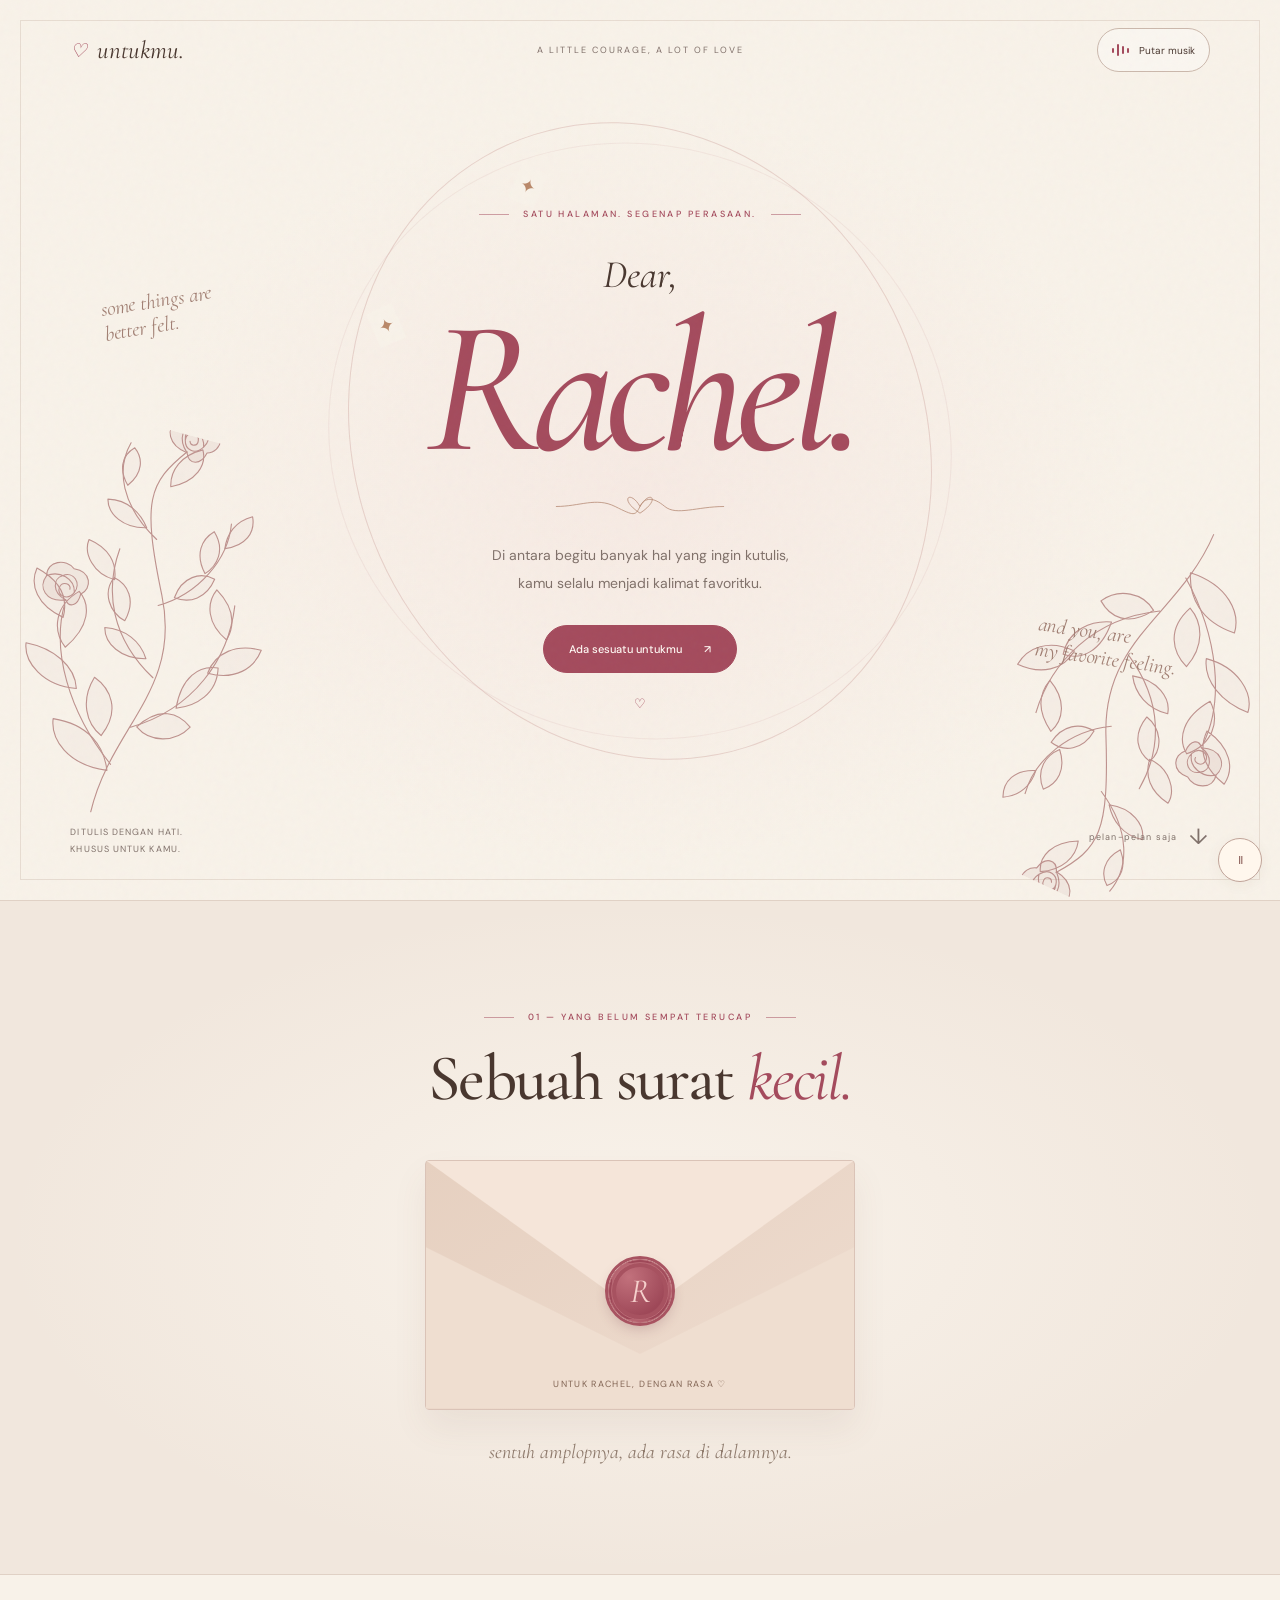
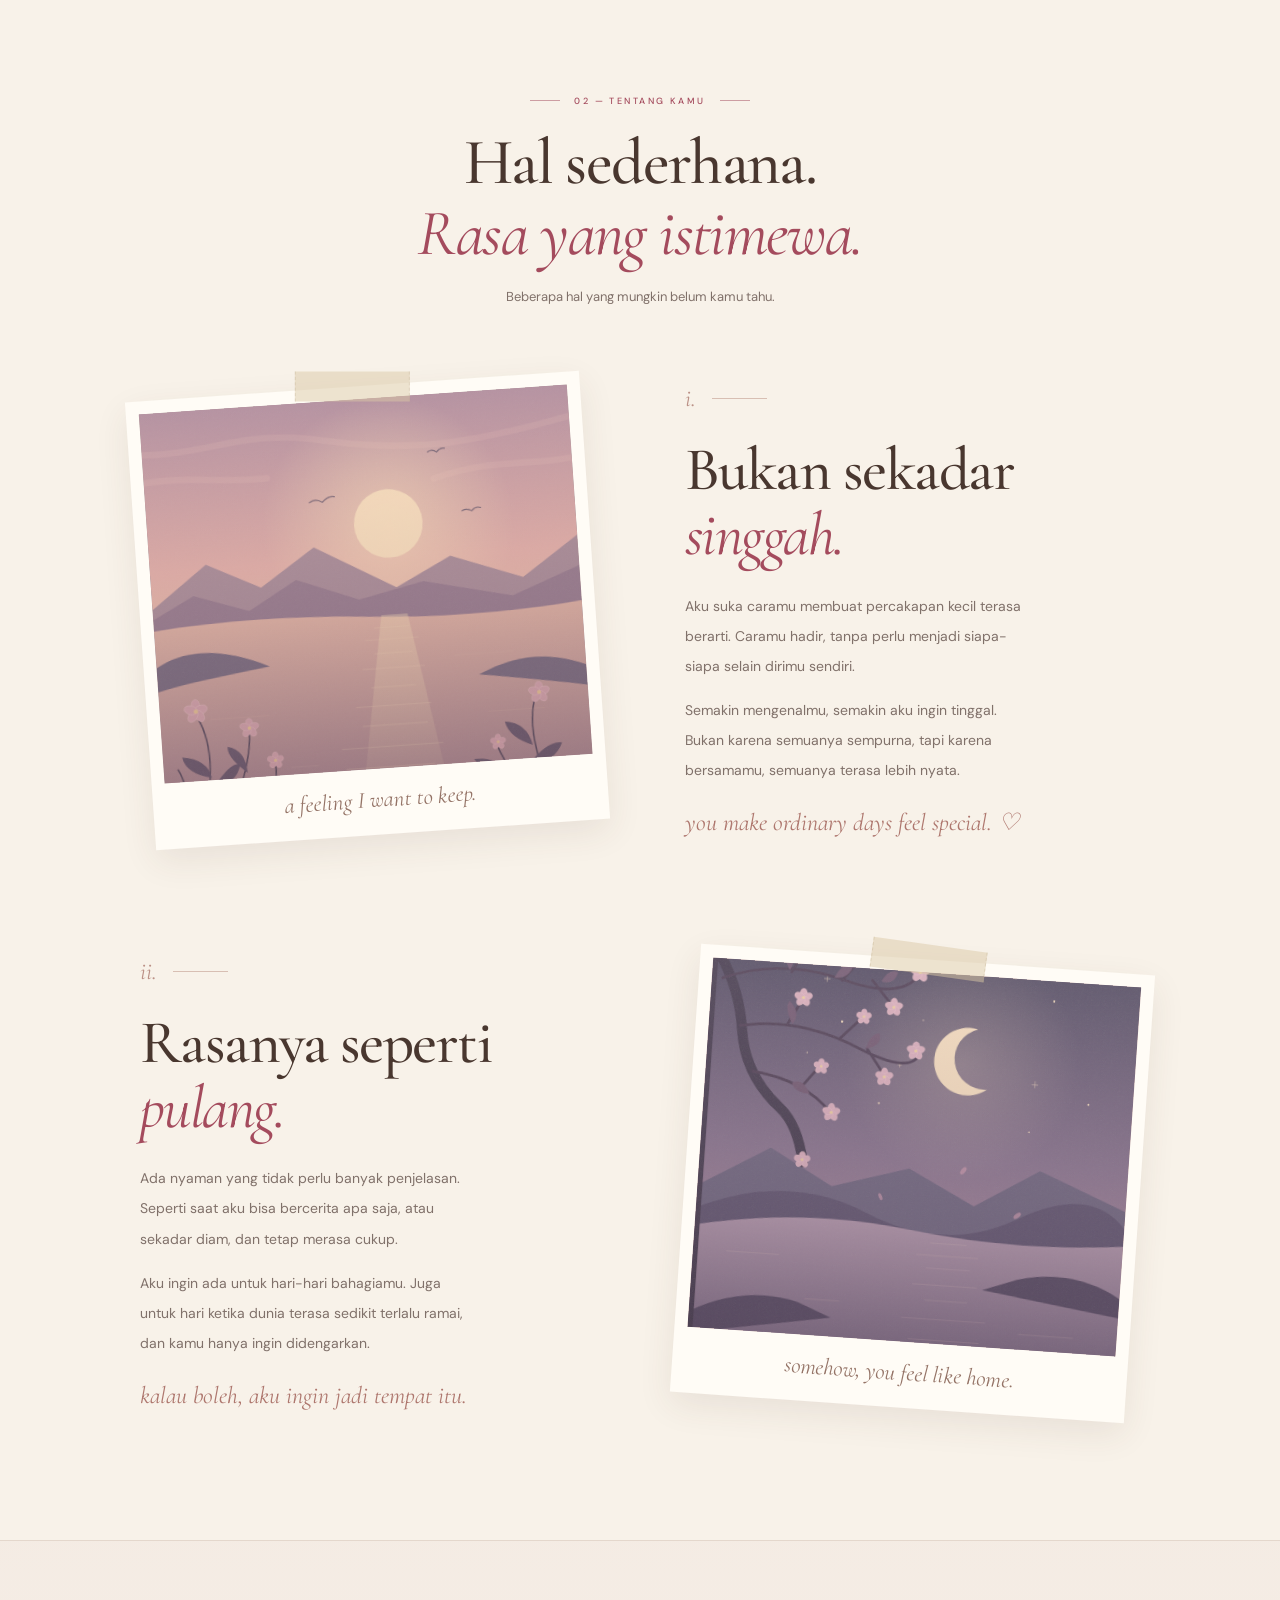
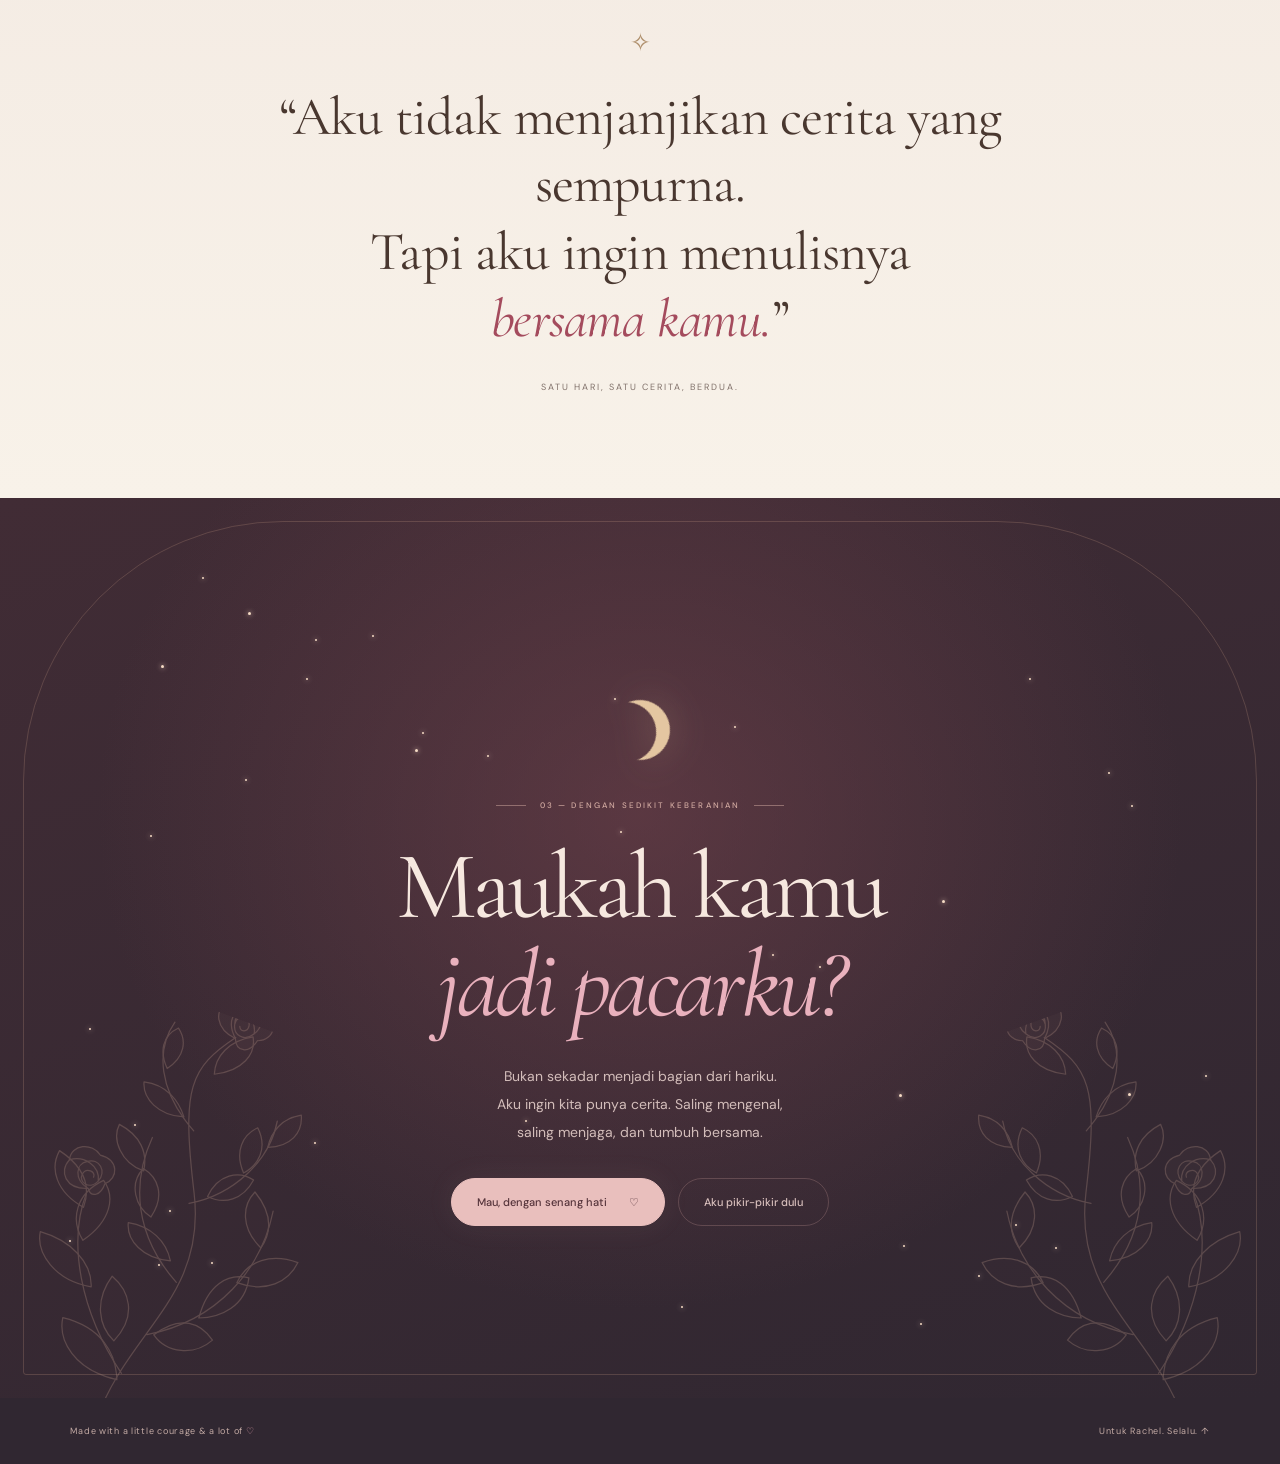
<file: index.html>
<!doctype html>
<html lang="id">
  <head>
    <meta charset="utf-8" />
    <meta name="viewport" content="width=device-width, initial-scale=1" />
    <meta name="theme-color" content="#f8f2e9" />
    <meta
      name="description"
      content="Sebuah surat kecil untuk Rachel, tentang rasa yang tumbuh dan cerita yang ingin dimulai bersama."
    />
    <title>Untuk Rachel, dengan segenap rasa.</title>
    <link rel="preconnect" href="https://fonts.googleapis.com" />
    <link rel="preconnect" href="https://fonts.gstatic.com" crossorigin />
    <link
      href="https://fonts.googleapis.com/css2?family=Cormorant+Garamond:ital,wght@0,400;0,500;0,600;1,400;1,500&family=DM+Sans:wght@400;500;600&display=swap"
      rel="stylesheet"
    />
    <style>
      :root {
        --paper: #f8f2e9;
        --ink: #49372f;
        --muted: #80716a;
        --rose: #a44b5d;
        --line: #d9c9bd;
        --serif: "Cormorant Garamond", Georgia, serif;
        --sans: "DM Sans", sans-serif;
      }
      * {
        box-sizing: border-box;
      }
      html {
        scroll-behavior: smooth;
        scroll-padding-top: 30px;
      }
      body {
        margin: 0;
        background: var(--paper);
        color: var(--ink);
        font-family: var(--sans);
        -webkit-font-smoothing: antialiased;
        overflow-x: clip;
      }
      body::after {
        content: "";
        position: fixed;
        inset: 0;
        z-index: 30;
        pointer-events: none;
        opacity: 0.045;
        background-image: url("data:image/svg+xml,%3Csvg viewBox='0 0 180 180' xmlns='http://www.w3.org/2000/svg'%3E%3Cfilter id='n'%3E%3CfeTurbulence type='fractalNoise' baseFrequency='.8' numOctaves='3' stitchTiles='stitch'/%3E%3C/filter%3E%3Cpath fill='%23000' filter='url(%23n)' opacity='.6' d='M0 0h180v180H0z'/%3E%3C/svg%3E");
      }
      ::selection {
        background: #e8bdc5;
        color: #492d36;
      }
      a {
        color: inherit;
      }
      button,
      a {
        -webkit-tap-highlight-color: transparent;
      }
      button {
        font: inherit;
        cursor: pointer;
      }
      button:focus-visible,
      a:focus-visible,
      summary:focus-visible {
        outline: 3px solid #b4774d;
        outline-offset: 6px;
      }
      button:disabled {
        cursor: wait;
        opacity: 0.65;
      }
      [hidden] {
        display: none !important;
      }
      .svg-library {
        position: absolute;
        width: 0;
        height: 0;
        overflow: hidden;
      }
      .progress {
        position: fixed;
        z-index: 50;
        top: 0;
        left: 0;
        height: 2px;
        width: 100%;
        transform: scaleX(0);
        transform-origin: left;
        background: var(--rose);
      }
      .topbar {
        position: absolute;
        z-index: 10;
        inset: 0 0 auto;
        display: flex;
        align-items: center;
        justify-content: space-between;
        padding: 28px 5.5%;
      }
      .wordmark {
        text-decoration: none;
        font: italic 25px var(--serif);
        display: flex;
        align-items: center;
        gap: 10px;
      }
      .wordmark span {
        color: var(--rose);
        font-size: 19px;
      }
      .top-note {
        font-size: 9px;
        letter-spacing: 0.22em;
        text-transform: uppercase;
        color: var(--muted);
      }
      .sound {
        display: flex;
        align-items: center;
        gap: 10px;
        min-height: 44px;
        padding: 7px 14px;
        border: 1px solid #cbb8ac;
        border-radius: 30px;
        background: #fff5;
        color: var(--ink);
        font-size: 10px;
      }
      .sound-bars {
        display: flex;
        gap: 3px;
        height: 16px;
        align-items: center;
      }
      .sound-bars i {
        display: block;
        height: 5px;
        width: 2px;
        background: var(--rose);
        border-radius: 3px;
      }
      .sound[aria-pressed="true"] i {
        animation: equalize 0.85s ease-in-out infinite alternate;
      }
      .sound i:nth-child(2) {
        animation-delay: -0.4s;
        height: 12px;
      }
      .sound i:nth-child(3) {
        animation-delay: -0.2s;
        height: 8px;
      }
      .sound i:nth-child(4) {
        animation-delay: -0.6s;
      }
      .hero {
        min-height: max(850px, 100svh);
        display: grid;
        place-items: center;
        position: relative;
        isolation: isolate;
        overflow: hidden;
        padding: 150px 24px 130px;
        text-align: center;
        background: radial-gradient(
          ellipse at 50% 54%,
          #f4dedb66,
          transparent 55%
        );
      }
      .hero::before {
        content: "";
        position: absolute;
        inset: 20px;
        border: 1px solid #d8c8b980;
        z-index: -1;
        pointer-events: none;
      }
      .orbit {
        position: absolute;
        width: 570px;
        height: 650px;
        top: 49%;
        left: 50%;
        border: 1px solid #c99d9760;
        border-radius: 50%;
        transform: translate(-50%, -50%) rotate(-24deg);
        z-index: -1;
      }
      .orbit.two {
        width: 630px;
        height: 590px;
        transform: translate(-50%, -50%) rotate(24deg);
        border-color: #c99d9726;
      }
      .orbit::before {
        content: "✦";
        position: absolute;
        color: #b98869;
        font-size: 19px;
        top: 15%;
        left: 15%;
        background: var(--paper);
        padding: 6px;
      }
      .hero-content {
        position: relative;
        width: min(780px, 100%);
      }
      .eyebrow {
        display: flex;
        justify-content: center;
        align-items: center;
        gap: 14px;
        color: var(--rose);
        font-size: 9px;
        font-weight: 500;
        letter-spacing: 0.27em;
        text-transform: uppercase;
      }
      .eyebrow::before,
      .eyebrow::after {
        content: "";
        height: 1px;
        width: 30px;
        background: currentColor;
        opacity: 0.5;
      }
      .hero .eyebrow {
        animation: rise 1.1s 0.1s both;
      }
      .intro {
        font: italic clamp(26px, 4vw, 39px) var(--serif);
        margin: 31px 0 -9px;
        animation: rise 1.1s 0.25s both;
      }
      h1,
      h2,
      h3,
      p {
        margin-top: 0;
      }
      h1 {
        font: 500 clamp(98px, 16vw, 190px)/1.05 var(--serif);
        letter-spacing: -0.055em;
        margin: 0;
        color: var(--rose);
        animation: rise 1.3s 0.4s both;
      }
      h1 em {
        font-weight: 500;
      }
      .title-flourish {
        width: 172px;
        height: 23px;
        color: #b58871;
        margin: 6px 0 18px;
        animation: rise 1.2s 0.55s both;
      }
      .lead {
        font-size: 13px;
        line-height: 2;
        color: var(--muted);
        max-width: 345px;
        margin: 0 auto 28px;
        animation: rise 1.1s 0.65s both;
      }
      .pill {
        display: inline-flex;
        justify-content: center;
        align-items: center;
        gap: 22px;
        min-height: 48px;
        border: 1px solid var(--rose);
        border-radius: 100px;
        padding: 14px 25px;
        font-size: 11px;
        font-weight: 500;
        text-decoration: none;
        transition:
          background 0.3s,
          transform 0.3s,
          box-shadow 0.3s;
      }
      .pill.primary {
        background: var(--rose);
        color: #fff8f3;
      }
      .pill:hover {
        transform: translateY(-3px);
        box-shadow: 0 8px 25px #7a34451c;
        background: #8f3c50;
        color: white;
      }
      .hero .pill {
        animation: rise 1.1s 0.8s both;
      }
      .tiny-heart {
        display: block;
        color: var(--rose);
        font-size: 13px;
        margin-top: 22px;
        animation: heartbeat 3s 1.8s infinite;
      }
      .hero-foot {
        position: absolute;
        left: 5.5%;
        right: 5.5%;
        bottom: 42px;
        display: flex;
        justify-content: space-between;
        align-items: end;
        color: var(--muted);
        font-size: 9px;
        line-height: 1.9;
        letter-spacing: 0.12em;
      }
      .hero-foot p {
        margin: 0;
        text-align: left;
      }
      .scroll-cue {
        text-decoration: none;
        display: flex;
        align-items: center;
        gap: 12px;
        font-size: 9px;
        letter-spacing: 0.13em;
      }
      .scroll-cue span {
        font-size: 22px;
        animation: nudge 2.4s infinite;
      }
      .botanical {
        position: absolute;
        width: 290px;
        height: 390px;
        color: #a66a68;
        pointer-events: none;
        opacity: 0.7;
        z-index: -1;
        transform-origin: bottom center;
        animation: sway 9s ease-in-out infinite alternate;
      }
      .hero .botanical.left {
        bottom: 85px;
        left: -45px;
        transform: rotate(15deg);
      }
      .hero .botanical.right {
        top: 140px;
        right: -70px;
        transform: rotate(-155deg);
        animation-delay: -4s;
      }
      .side-note {
        position: absolute;
        font: italic 21px var(--serif);
        color: #a17f73;
        transform: rotate(-9deg);
        left: 8%;
        top: 32%;
        text-align: left;
      }
      .side-note.right {
        left: auto;
        right: 8%;
        top: 69%;
        transform: rotate(8deg);
      }
      .section {
        padding: 110px 24px;
        position: relative;
      }
      .section-heading {
        text-align: center;
        margin: 0 auto 55px;
      }
      .section-heading h2 {
        font: 500 clamp(43px, 6vw, 65px)/1.1 var(--serif);
        letter-spacing: -0.025em;
        margin: 20px 0 15px;
      }
      h2 em {
        font-weight: 400;
        color: var(--rose);
      }
      .section-heading p {
        color: var(--muted);
        font-size: 12px;
        line-height: 1.9;
      }
      .letter-section {
        background: #f1e7dd;
        border-top: 1px solid #e0d1c5;
        border-bottom: 1px solid #e0d1c5;
        text-align: center;
        overflow: hidden;
      }
      .letter-section::before {
        content: "";
        position: absolute;
        inset: 0;
        background: radial-gradient(
          ellipse at center,
          #f9f3eb 0,
          transparent 70%
        );
        pointer-events: none;
      }
      .letter-section > * {
        position: relative;
      }
      .letter-section .section-heading {
        margin-bottom: 45px;
      }
      .letter-section .section-heading h2 {
        margin-bottom: 0;
      }
      .envelope {
        width: min(430px, 100%);
        margin: 0 auto;
      }
      .envelope summary {
        list-style: none;
        position: relative;
        min-height: 250px;
        display: grid;
        place-items: center;
        border: 1px solid #dac3b7;
        border-radius: 4px;
        background: linear-gradient(145deg, #e6d0c0, #eedccf);
        box-shadow: 0 18px 35px #6e493a14;
        cursor: pointer;
        isolation: isolate;
        transition: transform 0.4s;
      }
      .envelope summary::-webkit-details-marker {
        display: none;
      }
      .envelope summary::before {
        content: "";
        position: absolute;
        inset: 0;
        z-index: -1;
        background: #f5e5d9;
        clip-path: polygon(0 0, 100% 0, 50% 62%);
        transition:
          clip-path 0.6s,
          background 0.6s;
      }
      .envelope summary::after {
        content: "";
        position: absolute;
        inset: 0;
        z-index: -1;
        background: #efded0;
        clip-path: polygon(0 100%, 0 35%, 50% 78%, 100% 35%, 100% 100%);
      }
      .envelope summary:hover {
        transform: translateY(-4px) rotate(-1deg);
      }
      .seal {
        width: 64px;
        height: 64px;
        display: grid;
        place-items: center;
        border-radius: 50%;
        color: #f5d0cc;
        background: radial-gradient(circle at 30% 25%, #c2717c, #9e4858 70%);
        border: 4px double #b96974;
        outline: 3px solid #a85361;
        box-shadow:
          0 6px 13px #6b2d3f3b,
          inset 0 0 0 4px #a75260;
        font: italic 34px var(--serif);
        margin-top: 13px;
        transition: transform 0.6s;
      }
      .envelope-caption {
        position: absolute;
        left: 0;
        right: 0;
        bottom: 19px;
        font-size: 9px;
        letter-spacing: 0.15em;
        color: #826554;
      }
      .envelope[open] summary::before {
        clip-path: polygon(0 0, 100% 0, 50% 8%);
        background: #e3cbb9;
      }
      .envelope[open] .seal {
        transform: rotate(-15deg) scale(0.9);
      }
      .letter-paper {
        position: relative;
        text-align: left;
        padding: 40px 38px 30px;
        background: #fffaf3;
        box-shadow: 0 12px 30px #6e493a12;
        border: 1px solid #e1d3c4;
        margin: 18px -15px 0;
        transform: rotate(-1deg);
      }
      .envelope[open] .letter-paper {
        animation: unfold 0.7s both;
      }
      .letter-date {
        font-size: 8px;
        letter-spacing: 0.19em;
        color: #a28d7e;
        margin-bottom: 28px;
        text-transform: uppercase;
      }
      .letter-paper h3 {
        font: italic 33px var(--serif);
        color: var(--rose);
        margin-bottom: 18px;
      }
      .letter-paper p {
        color: #79665c;
        font-size: 12px;
        line-height: 2.05;
        margin-bottom: 18px;
      }
      .letter-paper .signature {
        font: italic 28px var(--serif);
        color: var(--rose);
        margin: 27px 0 0;
      }
      .letter-hint {
        margin: 30px 0 0;
        color: #8e7a6c;
        font: italic 20px var(--serif);
      }
      .story-section {
        padding-top: 120px;
        padding-bottom: 130px;
      }
      .story {
        width: min(1000px, 100%);
        margin: auto;
      }
      .moment {
        display: grid;
        grid-template-columns: 1fr 1fr;
        gap: 90px;
        align-items: center;
        margin-top: 75px;
      }
      .moment + .moment {
        margin-top: 120px;
      }
      .photo-wrap {
        position: relative;
        padding: 13px 13px 43px;
        background: #fffcf6;
        box-shadow: 0 12px 35px #53352917;
        transform: rotate(-4deg);
      }
      .photo {
        height: 370px;
        overflow: hidden;
        background: #ad9296;
        position: relative;
      }
      .photo::after {
        content: "";
        position: absolute;
        inset: 0;
        background: linear-gradient(0deg, #44232c30, #e7bdad15);
        pointer-events: none;
      }
      .photo img {
        width: 100%;
        height: 100%;
        display: block;
        object-fit: cover;
        transition: transform 1.5s;
      }
      .photo-wrap:hover img {
        transform: scale(1.06);
      }
      .photo-caption {
        font: italic 23px var(--serif);
        color: #947366;
        text-align: center;
        margin: 18px 0 -23px;
      }
      .tape {
        position: absolute;
        width: 115px;
        height: 30px;
        background: #dbc8a67d;
        top: -15px;
        left: 50%;
        transform: translateX(-50%) rotate(4deg);
        z-index: 1;
        border-inline: 1px dashed #bfae8f50;
      }
      .moment:nth-child(2) > :first-child {
        order: 2;
      }
      .moment:nth-child(2) .photo-wrap {
        transform: rotate(4deg);
      }
      .number {
        font: italic 24px var(--serif);
        color: #bb9186;
        display: flex;
        align-items: center;
        gap: 16px;
        margin-bottom: 25px;
      }
      .number::after {
        content: "";
        width: 55px;
        height: 1px;
        background: #d8bfb3;
      }
      .moment h3 {
        font: 500 clamp(41px, 5vw, 61px)/1.06 var(--serif);
        letter-spacing: -0.025em;
        margin-bottom: 23px;
      }
      .moment h3 em {
        color: var(--rose);
        font-weight: 400;
      }
      .moment p {
        font-size: 12px;
        line-height: 2.15;
        color: var(--muted);
        max-width: 340px;
      }
      .handwritten {
        font: italic 24px var(--serif);
        color: #ae776e;
        margin-top: 23px;
        display: block;
      }
      .quote-section {
        text-align: center;
        padding: 85px 24px 105px;
        border-top: 1px solid #e4d7cc;
        background: linear-gradient(180deg, #f1e6df88, transparent);
      }
      .quote-star {
        font-size: 25px;
        color: #ae8e6b;
        display: block;
        margin-bottom: 24px;
      }
      blockquote {
        font: 400 clamp(32px, 4.9vw, 54px)/1.25 var(--serif);
        max-width: 750px;
        margin: 0 auto;
        letter-spacing: -0.015em;
      }
      blockquote em {
        color: var(--rose);
      }
      .quote-section p {
        color: var(--muted);
        font-size: 9px;
        letter-spacing: 0.22em;
        text-transform: uppercase;
        margin: 28px 0 0;
      }
      .final {
        min-height: 900px;
        display: grid;
        place-items: center;
        padding: 130px 24px 100px;
        background: #412c35;
        color: #f6e8df;
        text-align: center;
        position: relative;
        isolation: isolate;
        overflow: hidden;
      }
      .final::before {
        content: "";
        position: absolute;
        inset: 0;
        z-index: -2;
        background:
          radial-gradient(ellipse at 50% 35%, #77444e88, transparent 60%),
          linear-gradient(160deg, #412c35, #302731);
      }
      .final::after {
        content: "";
        position: absolute;
        inset: 23px;
        z-index: -1;
        border: 1px solid #c4987f40;
        border-radius: 260px 260px 3px 3px;
        pointer-events: none;
      }
      .final-wrap {
        width: min(720px, 100%);
        position: relative;
        z-index: 2;
      }
      .moon {
        width: 60px;
        height: 60px;
        margin: 0 auto 40px;
        border-radius: 50%;
        box-shadow: inset -13px -5px #e4c6a1;
        transform: rotate(-30deg);
        filter: drop-shadow(0 0 17px #e9c69944);
        animation: moon-float 7s ease-in-out infinite;
      }
      .final .eyebrow {
        color: #d1a9a0;
        font-size: 8px;
      }
      .final h2 {
        font: 400 clamp(53px, 8.3vw, 96px)/1.02 var(--serif);
        letter-spacing: -0.04em;
        margin: 28px 0;
      }
      .final h2 em {
        color: #e9b1bd;
      }
      .question {
        max-width: 365px;
        margin: 0 auto;
        font-size: 12px;
        line-height: 2;
        color: #d3bdba;
      }
      .actions {
        display: flex;
        justify-content: center;
        align-items: center;
        gap: 13px;
        flex-wrap: wrap;
        margin-top: 32px;
      }
      .final .pill.primary {
        background: #e9bfbd;
        border-color: #e9bfbd;
        color: #55343b;
        box-shadow: 0 0 30px #e9bfbd12;
      }
      .final .pill.primary:hover {
        background: #f7d9cf;
        box-shadow: 0 6px 35px #e9bfbd30;
      }
      .no {
        background: transparent;
        border-color: #a57f805e;
        color: #d8bfbc;
      }
      .no:hover {
        background: #ffffff09;
        box-shadow: none;
      }
      .waiting {
        color: #e9c9c3;
        font: italic 22px/1.4 var(--serif);
        margin: 25px auto 0;
        max-width: 370px;
      }
      .answer {
        margin: 32px auto 0;
        padding: 30px 25px;
        max-width: 440px;
        border: 1px solid #b98a8155;
        border-radius: 9px;
        background: #ffffff07;
        animation: rise 0.7s both;
      }
      .answer-heart {
        display: block;
        color: #e9b1bd;
        font-size: 32px;
        margin-bottom: 15px;
        animation: heartbeat 2.5s infinite;
      }
      .answer h3 {
        font: italic 42px/1.1 var(--serif);
        color: #f2ccca;
        margin-bottom: 15px;
      }
      .answer p {
        color: #d3bdba;
        font-size: 12px;
        line-height: 1.9;
        margin-bottom: 23px;
      }
      .final .botanical {
        color: #d1a995;
        opacity: 0.25;
        width: 310px;
        height: 430px;
        bottom: -30px;
      }
      .final .botanical.left {
        left: -50px;
        transform: rotate(20deg);
      }
      .final .botanical.right {
        right: -50px;
        transform: scaleX(-1) rotate(20deg);
        animation-delay: -5s;
      }
      .stars {
        position: absolute;
        inset: 0;
        z-index: -1;
        pointer-events: none;
      }
      .star {
        position: absolute;
        width: 2px;
        height: 2px;
        border-radius: 50%;
        background: #f6dbc5;
        box-shadow: 0 0 5px #f6dbc5;
        animation: twinkle var(--duration) ease-in-out infinite alternate;
        animation-delay: var(--delay);
      }
      .star.large {
        width: 3px;
        height: 3px;
      }
      footer {
        display: flex;
        justify-content: space-between;
        align-items: center;
        gap: 20px;
        padding: 27px 5.5%;
        background: #302731;
        color: #c3aaa4;
        font-size: 9px;
        letter-spacing: 0.08em;
      }
      footer p {
        margin: 0;
      }
      footer span {
        color: #e7a4b0;
      }
      footer a {
        text-decoration: none;
      }
      .particles {
        position: fixed;
        inset: 0;
        pointer-events: none;
        overflow: hidden;
        z-index: 20;
      }
      .petal {
        position: absolute;
        top: -35px;
        width: 10px;
        height: 15px;
        border-radius: 80% 0 80% 20%;
        background: linear-gradient(135deg, #d48c9b, #ecc7ca);
        opacity: 0;
        animation: fall var(--duration) linear forwards;
      }
      .petal.heart {
        width: auto;
        height: auto;
        background: none;
        color: #c8758d;
        font-size: var(--size);
        border-radius: 0;
      }
      .motion-toggle {
        position: fixed;
        bottom: 18px;
        right: 18px;
        z-index: 40;
        display: grid;
        place-items: center;
        width: 44px;
        height: 44px;
        border-radius: 50%;
        background: #fff7ed;
        color: #8d615b;
        border: 1px solid #bfa398;
        box-shadow: 0 3px 15px #49372f0d;
        font-size: 11px;
      }
      .audio-status {
        position: fixed;
        right: 24px;
        top: 90px;
        z-index: 45;
        max-width: 280px;
        padding: 12px 16px;
        background: #fffaf2;
        border: 1px solid var(--line);
        color: var(--ink);
        box-shadow: 0 5px 25px #49372f15;
        font-size: 12px;
        line-height: 1.7;
      }
      .js .reveal {
        opacity: 0;
        transform: translateY(28px);
        transition:
          opacity 0.9s,
          transform 0.9s cubic-bezier(0.2, 0.7, 0.2, 1);
      }
      .js .reveal.in-view {
        opacity: 1;
        transform: translateY(0);
      }
      .motion-paused *,
      .motion-paused *::before,
      .motion-paused *::after {
        animation-play-state: paused !important;
        scroll-behavior: auto !important;
      }
      .motion-paused .reveal {
        opacity: 1;
        transform: none;
        transition: none;
      }
      .motion-paused .particles {
        display: none;
      }
      @keyframes rise {
        from {
          opacity: 0;
          transform: translateY(24px);
        }
        to {
          opacity: 1;
          transform: translateY(0);
        }
      }
      @keyframes unfold {
        from {
          opacity: 0;
          transform: translateY(-18px) rotate(0);
        }
        to {
          opacity: 1;
          transform: translateY(0) rotate(-1deg);
        }
      }
      @keyframes heartbeat {
        0%,
        40%,
        80%,
        100% {
          transform: scale(1);
        }
        46%,
        60% {
          transform: scale(1.16);
        }
        53%,
        68% {
          transform: scale(1.04);
        }
      }
      @keyframes nudge {
        0%,
        100% {
          transform: translateY(0);
        }
        50% {
          transform: translateY(6px);
        }
      }
      @keyframes sway {
        from {
          rotate: -3deg;
        }
        to {
          rotate: 3deg;
        }
      }
      @keyframes moon-float {
        0%,
        100% {
          translate: 0 0;
        }
        50% {
          translate: 0 -9px;
        }
      }
      @keyframes equalize {
        to {
          height: 16px;
        }
      }
      @keyframes twinkle {
        from {
          opacity: 0.15;
        }
        to {
          opacity: 0.85;
        }
      }
      @keyframes fall {
        0% {
          opacity: 0;
          transform: translate3d(0, -30px, 0) rotate(0);
        }
        12% {
          opacity: 0.65;
        }
        85% {
          opacity: 0.5;
        }
        100% {
          opacity: 0;
          transform: translate3d(var(--drift), 110vh, 0) rotate(var(--spin));
        }
      }
      .motion-paused .hero .eyebrow,
      .motion-paused .intro,
      .motion-paused h1,
      .motion-paused .title-flourish,
      .motion-paused .lead,
      .motion-paused .hero .pill,
      .motion-paused .answer {
        animation: none !important;
        opacity: 1;
        transform: none;
      }
      .moment .photo-caption {
        font: italic 23px var(--serif);
        color: #947366;
        max-width: none;
        line-height: 1.2;
      }
      .no-slot {
        display: inline-flex;
      }
      .no-slot .no {
        position: relative;
        z-index: 5;
        will-change: transform;
        transition:
          transform 0.3s cubic-bezier(0.2, 0.8, 0.2, 1),
          background 0.2s;
      }
      .motion-paused .no {
        transition: none;
      }
      @media (max-width: 600px) {
        .actions .no-slot {
          width: min(280px, 100%);
        }
        .actions .no-slot .no {
          width: 100%;
        }
      }
      .lead,
      .moment p,
      .letter-paper p,
      .question {
        font-size: 14px;
      }
      .section-heading p,
      .answer p {
        font-size: 13px;
      }
      .letter-paper .signature {
        font-size: 28px;
      }
      @media (min-width: 1500px) {
        .hero .botanical.left {
          left: 5%;
        }
        .hero .botanical.right {
          right: 4%;
        }
      }
      @media (max-width: 900px) {
        .side-note {
          display: none;
        }
        .moment {
          gap: 50px;
        }
        .photo {
          height: 320px;
        }
        .botanical {
          opacity: 0.45;
          width: 230px;
        }
        .hero .botanical.left {
          left: -85px;
        }
        .hero .botanical.right {
          right: -100px;
        }
      }
      @media (max-width: 600px) {
        .topbar {
          padding: 27px 29px;
        }
        .top-note {
          display: none;
        }
        .wordmark {
          font-size: 23px;
        }
        .sound {
          padding: 7px 10px;
          font-size: 9px;
          gap: 7px;
        }
        .hero {
          min-height: max(740px, 100svh);
          padding: 135px 27px 125px;
        }
        .hero::before {
          inset: 12px;
        }
        .orbit {
          width: 330px;
          height: 480px;
        }
        .orbit.two {
          width: 360px;
          height: 440px;
        }
        .hero .eyebrow {
          font-size: 8px;
          letter-spacing: 0.22em;
          gap: 10px;
        }
        .hero .eyebrow::before,
        .hero .eyebrow::after {
          width: 19px;
        }
        h1 {
          font-size: clamp(88px, 23vw, 135px);
        }
        .intro {
          margin-top: 30px;
        }
        .lead {
          font-size: 12px;
          max-width: 290px;
        }
        .hero-foot {
          left: 30px;
          right: 30px;
          bottom: 32px;
          font-size: 8px;
        }
        .scroll-cue {
          font-size: 8px;
          gap: 7px;
        }
        .hero .botanical.left {
          bottom: 30px;
          left: -120px;
          width: 260px;
          opacity: 0.35;
        }
        .hero .botanical.right {
          top: 60px;
          right: -150px;
          width: 260px;
          opacity: 0.35;
        }
        .section {
          padding: 80px 27px;
        }
        .section-heading {
          margin-bottom: 40px;
        }
        .section-heading h2 {
          font-size: 43px;
        }
        .envelope summary {
          min-height: 215px;
        }
        .letter-paper {
          padding: 32px 25px;
          margin-inline: -4px;
        }
        .moment {
          grid-template-columns: 1fr;
          gap: 42px;
          max-width: 360px;
          margin: 55px auto 0;
        }
        .moment + .moment {
          margin-top: 80px;
        }
        .photo {
          height: 330px;
        }
        .photo-wrap {
          margin-inline: 9px;
        }
        .moment:nth-child(2) > :first-child {
          order: 0;
        }
        .moment h3 {
          font-size: 46px;
        }
        .moment p {
          max-width: none;
        }
        .number {
          margin-bottom: 15px;
        }
        .handwritten {
          margin-top: 15px;
        }
        .quote-section {
          padding: 70px 28px 80px;
        }
        blockquote {
          font-size: 35px;
        }
        .final {
          min-height: 850px;
          padding: 100px 28px 85px;
        }
        .final::after {
          inset: 12px;
          border-radius: 170px 170px 3px 3px;
        }
        .final h2 {
          font-size: clamp(48px, 12vw, 70px);
        }
        .final .eyebrow {
          font-size: 7px;
          gap: 8px;
        }
        .final .eyebrow::before,
        .final .eyebrow::after {
          width: 17px;
        }
        .actions {
          flex-direction: column;
          gap: 12px;
        }
        .actions .pill {
          width: min(280px, 100%);
        }
        .question {
          max-width: 300px;
        }
        .final .botanical {
          width: 220px;
          opacity: 0.18;
        }
        .final .botanical.left {
          left: -90px;
        }
        .final .botanical.right {
          right: -90px;
        }
        footer {
          padding: 25px 28px 76px;
          font-size: 8px;
          gap: 14px;
        }
        .answer {
          padding: 27px 18px;
        }
        .answer h3 {
          font-size: 36px;
        }
      }
      @media (prefers-reduced-motion: reduce) {
        *,
        *::before,
        *::after {
          animation: none !important;
          transition: none !important;
          scroll-behavior: auto !important;
        }
        .js .reveal {
          opacity: 1;
          transform: none;
        }
        .particles {
          display: none;
        }
      }
      @media (max-width: 600px) {
        h1 {
          font-size: clamp(76px, 23vw, 135px);
        }
        .lead {
          font-size: 13px;
        }
        .moment p {
          font-size: 14px;
        }
        .moment .photo-caption {
          font-size: 23px;
        }
      }
    </style>
  </head>
  <body>
    <svg
      class="svg-library"
      xmlns="http://www.w3.org/2000/svg"
      aria-hidden="true"
    >
      <defs>
        <symbol id="branch" viewBox="0 0 280 400">
          <g
            fill="none"
            stroke="currentColor"
            stroke-width="1.15"
            stroke-linecap="round"
            stroke-linejoin="round"
          >
            <path
              d="M130 400C127 310 188 255 143 166S100 58 130 17M137 347C81 306 48 249 49 200M147 305C205 270 226 211 218 157M156 250C105 222 85 178 89 131M142 177C179 155 199 113 193 77M123 112C79 88 64 53 72 23"
            />
            <path
              d="M135 354C94 359 71 338 68 317C105 313 126 331 135 354ZM120 321C133 291 117 272 98 265C90 292 102 313 120 321ZM83 281C49 287 24 269 21 249C50 247 76 259 83 281ZM61 243C80 216 75 194 60 184C40 204 43 229 61 243ZM51 214C22 209 9 191 12 172C37 178 51 192 51 214ZM153 303C170 276 191 278 206 289C195 309 170 315 153 303ZM187 274C184 242 198 225 218 223C224 249 206 267 187 274ZM209 231C238 231 254 214 256 194C230 194 211 208 209 231ZM219 193C195 182 189 162 196 146C216 158 224 174 219 193ZM144 233C119 240 99 229 95 213C116 209 134 217 144 233ZM113 201C119 177 106 164 91 161C83 179 96 197 113 201ZM92 163C69 163 54 145 56 130C78 133 90 146 92 163ZM156 165C158 142 175 132 191 136C188 157 173 167 156 165ZM180 133C165 117 167 100 178 89C194 104 190 122 180 133ZM193 103C213 95 219 79 212 64C196 73 191 88 193 103ZM110 103C87 110 68 100 64 85C85 80 101 91 110 103ZM80 66C92 50 88 35 77 27C65 39 68 54 80 66ZM123 56C147 44 153 25 145 11C125 22 118 40 123 56Z"
              fill="currentColor"
              fill-opacity=".055"
            />
            <g transform="translate(130 18)">
              <path
                d="M0 0C-20-2-29-19-17-29C-15-45 6-49 14-35C34-32 35-10 20-5C17 9 5 12 0 0Z"
                fill="currentColor"
                fill-opacity=".12"
              />
              <path
                d="M0 0C-13-12-11-25 0-28C14-33 22-21 15-10C8 1-3-3-5-12C-7-22 7-24 8-15C9-9 2-7 0-12M-17-29C-1-32 13-21 15-10M14-35C2-35-9-24-5-12"
              />
            </g>
            <g transform="translate(49 196) rotate(-25)">
              <path
                d="M0 0C-21-1-26-18-15-28C-12-43 8-42 14-30C31-24 29-7 16-3C11 8 2 9 0 0Z"
                fill="currentColor"
                fill-opacity=".12"
              />
              <path
                d="M0 0C-13-10-9-24 1-25C13-28 19-14 10-6C1 2-9-7-4-14C0-20 9-15 6-10M-15-28C-1-31 13-20 10-6"
              />
            </g>
          </g>
        </symbol>
        <symbol id="flourish" viewBox="0 0 180 24">
          <g fill="none" stroke="currentColor" stroke-width=".8">
            <path
              d="M2 12C27 12 44 2 64 12S85 22 90 12C95 2 104 2 116 12S150 12 178 12M90 12C80-6 67 4 90 19C113 4 100-6 90 12Z"
            />
          </g>
        </symbol>
      </defs>
    </svg>
    <div class="progress" aria-hidden="true"></div>
    <nav class="topbar" aria-label="Navigasi utama">
      <a class="wordmark" href="#awal"
        ><span aria-hidden="true">♡</span> untukmu.</a
      ><span class="top-note">a little courage, a lot of love</span
      ><button
        class="sound"
        id="sound"
        type="button"
        aria-pressed="false"
        aria-label="Nyalakan musik latar"
      >
        <span class="sound-bars" aria-hidden="true"
          ><i></i><i></i><i></i><i></i></span
        ><span id="sound-label">Putar musik</span>
      </button>
    </nav>
    <main>
      <header class="hero" id="awal">
        <div class="orbit" aria-hidden="true"></div>
        <div class="orbit two" aria-hidden="true"></div>
        <svg class="botanical left" aria-hidden="true">
          <use href="#branch" /></svg
        ><svg class="botanical right" aria-hidden="true">
          <use href="#branch" />
        </svg>
        <span class="side-note" aria-hidden="true"
          >some things are<br />better felt.</span
        ><span class="side-note right" aria-hidden="true"
          >and you, are<br />my favorite feeling.</span
        >
        <div class="hero-content">
          <div class="eyebrow">Satu halaman. Segenap perasaan.</div>
          <p class="intro">Dear,</p>
          <h1><em>Rachel.</em></h1>
          <svg class="title-flourish" aria-hidden="true">
            <use href="#flourish" />
          </svg>
          <p class="lead">
            Di antara begitu banyak hal yang ingin kutulis,<br />kamu selalu
            menjadi kalimat favoritku.
          </p>
          <a class="pill primary" href="#surat"
            >Ada sesuatu untukmu <span aria-hidden="true">↗</span></a
          ><span class="tiny-heart" aria-hidden="true">♡</span>
        </div>
        <div class="hero-foot">
          <p>DITULIS DENGAN HATI.<br />KHUSUS UNTUK KAMU.</p>
          <a class="scroll-cue" href="#surat"
            >pelan-pelan saja <span aria-hidden="true">↓</span></a
          >
        </div>
      </header>
      <section
        class="section letter-section"
        id="surat"
        aria-labelledby="letter-title"
      >
        <div class="section-heading reveal">
          <div class="eyebrow">01 — yang belum sempat terucap</div>
          <h2 id="letter-title">Sebuah surat <em>kecil.</em></h2>
        </div>
        <details class="envelope reveal" id="envelope">
          <summary aria-label="Buka atau tutup surat untuk Rachel">
            <span class="seal" aria-hidden="true">R</span
            ><span class="envelope-caption">UNTUK RACHEL, DENGAN RASA ♡</span>
          </summary>
          <div class="letter-paper">
            <div class="letter-date">Dari seseorang yang senang mengenalmu</div>
            <h3>Hai, kamu.</h3>
            <p>
              Aku tidak tahu persis kapan semuanya bermula. Mungkin saat obrolan
              sederhana kita membuatku tersenyum. Atau saat aku sadar, ada
              namamu di antara hal-hal yang selalu kutunggu.
            </p>
            <p>
              Yang aku tahu, sejak mengenalmu, hari-hari biasa punya sesuatu
              yang istimewa. Ada hangat yang tinggal lebih lama. Ada rindu yang
              datang diam-diam.
            </p>
            <p>
              Jadi kali ini, izinkan aku sedikit lebih berani:
              <strong>aku suka kamu.</strong> Bukan hanya tentang hari ini, tapi
              juga tentang kesempatan untuk mengenalmu lagi, besok dan
              seterusnya.
            </p>
            <p class="signature">Dengan segenap rasa, aku. ♡</p>
          </div>
        </details>
        <p class="letter-hint" id="letter-hint">
          sentuh amplopnya, ada rasa di dalamnya.
        </p>
      </section>
      <section
        class="section story-section"
        id="cerita"
        aria-labelledby="story-title"
      >
        <div class="section-heading reveal">
          <div class="eyebrow">02 — tentang kamu</div>
          <h2 id="story-title">
            Hal sederhana.<br /><em>Rasa yang istimewa.</em>
          </h2>
          <p>Beberapa hal yang mungkin belum kamu tahu.</p>
        </div>
        <div class="story">
          <article class="moment">
            <div class="reveal">
              <div class="photo-wrap">
                <span class="tape" aria-hidden="true"></span>
                <div class="photo">
                  <img
                    src="assets/images/romantic-sunset.svg"
                    alt="Ilustrasi danau saat senja, dengan bunga dan cahaya matahari keemasan"
                    loading="lazy"
                    width="600"
                    height="700"
                  />
                </div>
                <p class="photo-caption">a feeling I want to keep.</p>
              </div>
            </div>
            <div class="moment-content reveal">
              <div class="number" aria-hidden="true">i.</div>
              <h3>Bukan sekadar<br /><em>singgah.</em></h3>
              <p>
                Aku suka caramu membuat percakapan kecil terasa berarti. Caramu
                hadir, tanpa perlu menjadi siapa-siapa selain dirimu sendiri.
              </p>
              <p>
                Semakin mengenalmu, semakin aku ingin tinggal. Bukan karena
                semuanya sempurna, tapi karena bersamamu, semuanya terasa lebih
                nyata.
              </p>
              <span class="handwritten"
                >you make ordinary days feel special. ♡</span
              >
            </div>
          </article>
          <article class="moment">
            <div class="reveal">
              <div class="photo-wrap">
                <span class="tape" aria-hidden="true"></span>
                <div class="photo">
                  <img
                    src="assets/images/romantic-moonlight.svg"
                    alt="Ilustrasi danau di bawah bulan sabit, dengan bintang dan bunga merah muda"
                    loading="lazy"
                    width="600"
                    height="700"
                  />
                </div>
                <p class="photo-caption">somehow, you feel like home.</p>
              </div>
            </div>
            <div class="moment-content reveal">
              <div class="number" aria-hidden="true">ii.</div>
              <h3>Rasanya seperti<br /><em>pulang.</em></h3>
              <p>
                Ada nyaman yang tidak perlu banyak penjelasan. Seperti saat aku
                bisa bercerita apa saja, atau sekadar diam, dan tetap merasa
                cukup.
              </p>
              <p>
                Aku ingin ada untuk hari-hari bahagiamu. Juga untuk hari ketika
                dunia terasa sedikit terlalu ramai, dan kamu hanya ingin
                didengarkan.
              </p>
              <span class="handwritten"
                >kalau boleh, aku ingin jadi tempat itu.</span
              >
            </div>
          </article>
        </div>
      </section>
      <section class="quote-section" aria-label="Sebuah harapan">
        <div class="reveal">
          <span class="quote-star" aria-hidden="true">✧</span>
          <blockquote>
            “Aku tidak menjanjikan cerita yang sempurna.<br />Tapi aku ingin
            menulisnya<br /><em>bersama kamu.</em>”
          </blockquote>
          <p>satu hari, satu cerita, berdua.</p>
        </div>
      </section>
      <section class="final" id="pertanyaan" aria-labelledby="question-title">
        <div class="stars" aria-hidden="true"></div>
        <svg class="botanical left" aria-hidden="true">
          <use href="#branch" /></svg
        ><svg class="botanical right" aria-hidden="true">
          <use href="#branch" />
        </svg>
        <div class="final-wrap reveal">
          <div class="moon" aria-hidden="true"></div>
          <div class="eyebrow">03 — dengan sedikit keberanian</div>
          <h2 id="question-title">Maukah kamu<br /><em>jadi pacarku?</em></h2>
          <p class="question">
            Bukan sekadar menjadi bagian dari hariku.<br />Aku ingin kita punya
            cerita. Saling mengenal,<br />saling menjaga, dan tumbuh bersama.
          </p>
          <div class="actions" id="actions">
            <button class="pill primary" type="button" id="yes">
              Mau, dengan senang hati <span aria-hidden="true">♡</span></button
            ><span class="no-slot" id="no-slot"
              ><button class="pill no" type="button" id="no">
                Aku pikir-pikir dulu
              </button></span
            >
          </div>
          <div class="answer" id="answer" tabindex="-1" hidden>
            <span class="answer-heart" aria-hidden="true">♥</span>
            <h3>Jadi, ini awal cerita kita.</h3>
            <p>
              Terima kasih sudah membuka hatimu, Rachel.<br />Aku bahagia. Dan
              aku ingin kamu juga begitu.<br />Kita mulai pelan-pelan, bersama,
              ya?
            </p>
            <a
              class="pill primary"
              id="reply"
              href="https://wa.me/6282123432959?text=aku%20mau%20kok%20jadi%20pacarmu%20%F0%9F%A4%8D"
              target="_blank"
              rel="noopener noreferrer"
              >Sampaikan lewat WhatsApp <span aria-hidden="true">↗</span></a
            >
          </div>
        </div>
      </section>
    </main>
    <footer>
      <p>Made with a little courage &amp; a lot of <span>♡</span></p>
      <a href="#awal">Untuk Rachel. Selalu. ↑</a>
    </footer>
    <div class="particles" aria-hidden="true"></div>
    <button
      class="motion-toggle"
      id="motion"
      type="button"
      aria-label="Jeda animasi"
      aria-pressed="false"
      hidden
    >
      <span aria-hidden="true">Ⅱ</span>
    </button>
    <p class="audio-status" id="audio-status" role="status" hidden></p>
    <audio id="music" src="assets/audio/audio.mp3" preload="none" loop></audio>
    <script>
      (() => {
        const reducedMotion = matchMedia("(prefers-reduced-motion: reduce)");
        const motionButton = document.getElementById("motion");
        const particles = document.querySelector(".particles");
        let motionPaused = reducedMotion.matches;
        let ambientTimer = null;
        let celebrationTimers = [];
        function makePetal(celebration = false) {
          if (
            motionPaused ||
            document.hidden ||
            particles.childElementCount >= 50
          )
            return;
          const petal = document.createElement("span");
          const duration = celebration
            ? 4 + Math.random() * 3
            : 10 + Math.random() * 6;
          petal.className = celebration ? "petal heart" : "petal";
          if (celebration) petal.textContent = Math.random() > 0.35 ? "♥" : "✦";
          petal.style.left = Math.random() * 100 + "%";
          petal.style.setProperty("--duration", duration + "s");
          petal.style.setProperty(
            "--drift",
            (Math.random() - 0.5) * 180 + "px",
          );
          petal.style.setProperty(
            "--spin",
            (Math.random() - 0.5) * 700 + "deg",
          );
          petal.style.setProperty("--size", 12 + Math.random() * 16 + "px");
          particles.append(petal);
          petal.addEventListener("animationend", () => petal.remove(), {
            once: true,
          });
        }
        function syncMotion() {
          motionButton.hidden = reducedMotion.matches;
          document.body.classList.toggle("motion-paused", motionPaused);
          motionButton.setAttribute("aria-pressed", String(motionPaused));
          motionButton.setAttribute(
            "aria-label",
            motionPaused ? "Aktifkan animasi" : "Jeda animasi",
          );
          motionButton.firstElementChild.textContent = motionPaused ? "▷" : "Ⅱ";
          clearInterval(ambientTimer);
          celebrationTimers.forEach(clearTimeout);
          celebrationTimers = [];
          particles.replaceChildren();
          if (!motionPaused && !document.hidden)
            ambientTimer = setInterval(() => makePetal(), 1600);
        }
        motionButton.hidden = false;
        motionButton.addEventListener("click", () => {
          motionPaused = !motionPaused;
          syncMotion();
        });
        reducedMotion.addEventListener("change", (event) => {
          motionPaused = event.matches;
          syncMotion();
        });
        document.addEventListener("visibilitychange", syncMotion);
        syncMotion();
        const progress = document.querySelector(".progress");
        let scrollFrame = false;
        function updateProgress() {
          const max = document.documentElement.scrollHeight - innerHeight;
          progress.style.transform = `scaleX(${max > 0 ? Math.min(1, Math.max(0, scrollY / max)) : 0})`;
          scrollFrame = false;
        }
        addEventListener(
          "scroll",
          () => {
            if (!scrollFrame) {
              scrollFrame = true;
              requestAnimationFrame(updateProgress);
            }
          },
          { passive: true },
        );
        addEventListener("resize", updateProgress);
        updateProgress();
        if ("IntersectionObserver" in window) {
          const observer = new IntersectionObserver(
            (entries) => {
              entries.forEach((entry) => {
                if (!entry.isIntersecting) return;
                entry.target.classList.add("in-view");
                observer.unobserve(entry.target);
              });
            },
            { threshold: 0.08 },
          );
          document
            .querySelectorAll(".reveal")
            .forEach((element) => observer.observe(element));
          document.documentElement.classList.add("js");
        }
        const stars = document.querySelector(".stars");
        for (let i = 0; i < 38; i++) {
          const star = document.createElement("span");
          star.className = i % 7 === 0 ? "star large" : "star";
          star.style.left = 5 + Math.random() * 90 + "%";
          star.style.top = 5 + Math.random() * 87 + "%";
          star.style.setProperty("--duration", 2 + Math.random() * 4 + "s");
          star.style.setProperty("--delay", -Math.random() * 6 + "s");
          stars.append(star);
        }
        const envelope = document.getElementById("envelope");
        envelope.addEventListener("toggle", () => {
          document.getElementById("letter-hint").textContent = envelope.open
            ? "terima kasih sudah membaca hatiku. ♡"
            : "sentuh amplopnya, ada rasa di dalamnya.";
          requestAnimationFrame(updateProgress);
        });
        const answer = document.getElementById("answer");
        document.getElementById("yes").addEventListener("click", () => {
          answer.hidden = false;
          document.getElementById("actions").hidden = true;
          answer.focus({ preventScroll: true });
          answer.scrollIntoView({
            behavior: motionPaused ? "instant" : "smooth",
            block: "center",
          });
          if (!motionPaused)
            for (let i = 0; i < 38; i++)
              celebrationTimers.push(setTimeout(() => makePetal(true), i * 85));
          updateProgress();
        });
        const no = document.getElementById("no");
        const noSlot = document.getElementById("no-slot");
        const finalSection = document.getElementById("pertanyaan");
        let lastEscape = -Infinity;
        function evadeNo(event, force = false) {
          if (event?.cancelable && event.type !== "pointermove")
            event.preventDefault();
          const now = performance.now();
          if (!force && now - lastEscape < 180) return;
          const current = no.getBoundingClientRect();
          const pointerX = Number.isFinite(event?.clientX)
            ? event.clientX
            : current.left + current.width / 2;
          const pointerY = Number.isFinite(event?.clientY)
            ? event.clientY
            : current.top + current.height / 2;
          if (event?.type === "pointermove") {
            const dx = Math.max(
              current.left - pointerX,
              0,
              pointerX - current.right,
            );
            const dy = Math.max(
              current.top - pointerY,
              0,
              pointerY - current.bottom,
            );
            if (Math.hypot(dx, dy) > 65) return;
          }
          const anchor = noSlot.getBoundingClientRect();
          const section = finalSection.getBoundingClientRect();
          const yesRect = document
            .getElementById("yes")
            .getBoundingClientRect();
          // Keep every destination inside the visible section and away from the yes button.
          const minX = Math.max(20, section.left + 20);
          const maxX =
            Math.min(innerWidth - 20, section.right - 20) - current.width;
          const minY = Math.max(20, section.top + 30, anchor.top - 140);
          const maxY =
            Math.min(
              innerHeight - 20,
              section.bottom - 30,
              anchor.bottom + 180,
            ) - current.height;
          if (maxX < minX || maxY < minY) return;
          let destination = null;
          let bestScore = -Infinity;
          for (let i = 0; i < 40; i++) {
            const x =
              i < 4
                ? i % 2
                  ? maxX
                  : minX
                : minX + Math.random() * (maxX - minX);
            const y =
              i < 4
                ? i < 2
                  ? minY
                  : maxY
                : minY + Math.random() * (maxY - minY);
            const overlapsYes =
              x < yesRect.right + 16 &&
              x + current.width > yesRect.left - 16 &&
              y < yesRect.bottom + 16 &&
              y + current.height > yesRect.top - 16;
            if (overlapsYes) continue;
            const dx = Math.max(x - pointerX, 0, pointerX - x - current.width);
            const dy = Math.max(y - pointerY, 0, pointerY - y - current.height);
            const score = Math.hypot(dx, dy);
            if (score > bestScore) {
              destination = { x, y };
              bestScore = score;
            }
          }
          if (!destination) return;
          lastEscape = now;
          no.style.transform = `translate(${destination.x - anchor.left}px, ${destination.y - anchor.top}px)`;
        }
        no.addEventListener("pointerenter", evadeNo);
        no.addEventListener("pointerdown", (event) => evadeNo(event, true));
        no.addEventListener("click", (event) => evadeNo(event, true));
        no.addEventListener("focus", () => evadeNo(null, true));
        no.addEventListener("keydown", (event) => {
          if (event.key === "Enter" || event.key === " ") evadeNo(event, true);
        });
        finalSection.addEventListener(
          "pointermove",
          (event) => {
            if (event.pointerType === "mouse" && answer.hidden) evadeNo(event);
          },
          { passive: true },
        );
        addEventListener("resize", () => {
          no.style.transform = "";
          lastEscape = -Infinity;
        });
        const music = document.getElementById("music");
        const sound = document.getElementById("sound");
        const soundLabel = document.getElementById("sound-label");
        const audioStatus = document.getElementById("audio-status");
        music.volume = 0.35;
        function syncSound() {
          const playing = !music.paused;
          sound.setAttribute("aria-pressed", String(playing));
          sound.setAttribute(
            "aria-label",
            playing ? "Jeda musik latar" : "Nyalakan musik latar",
          );
          soundLabel.textContent = playing ? "Jeda musik" : "Putar musik";
        }
        music.addEventListener("play", syncSound);
        music.addEventListener("pause", syncSound);
        sound.addEventListener("click", async () => {
          audioStatus.hidden = true;
          if (!music.paused) {
            music.pause();
            return;
          }
          sound.disabled = true;
          try {
            await music.play();
          } catch {
            audioStatus.textContent =
              "Musiknya belum bisa diputar. Kamu tetap bisa menikmati suratnya. ♡";
            audioStatus.hidden = false;
          } finally {
            sound.disabled = false;
            syncSound();
          }
        });
      })();
    </script>
  </body>
</html>
</file>
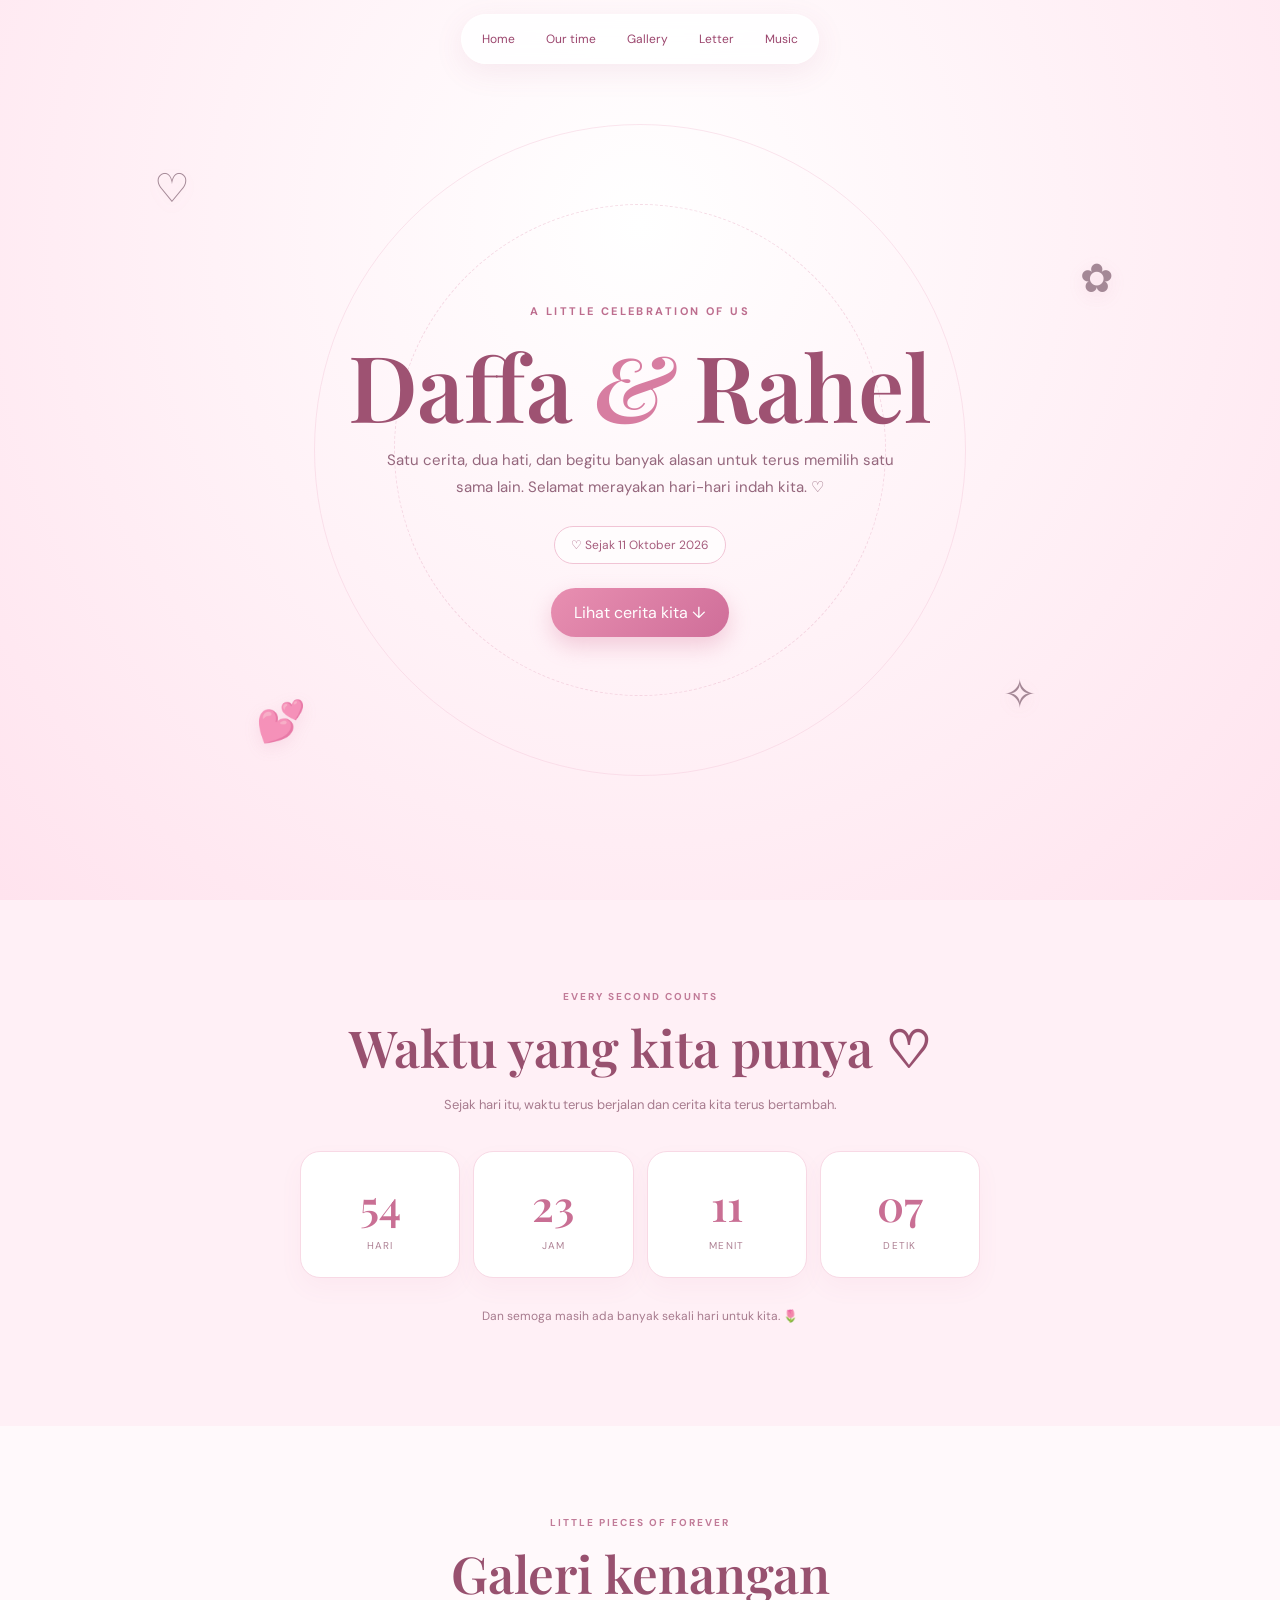
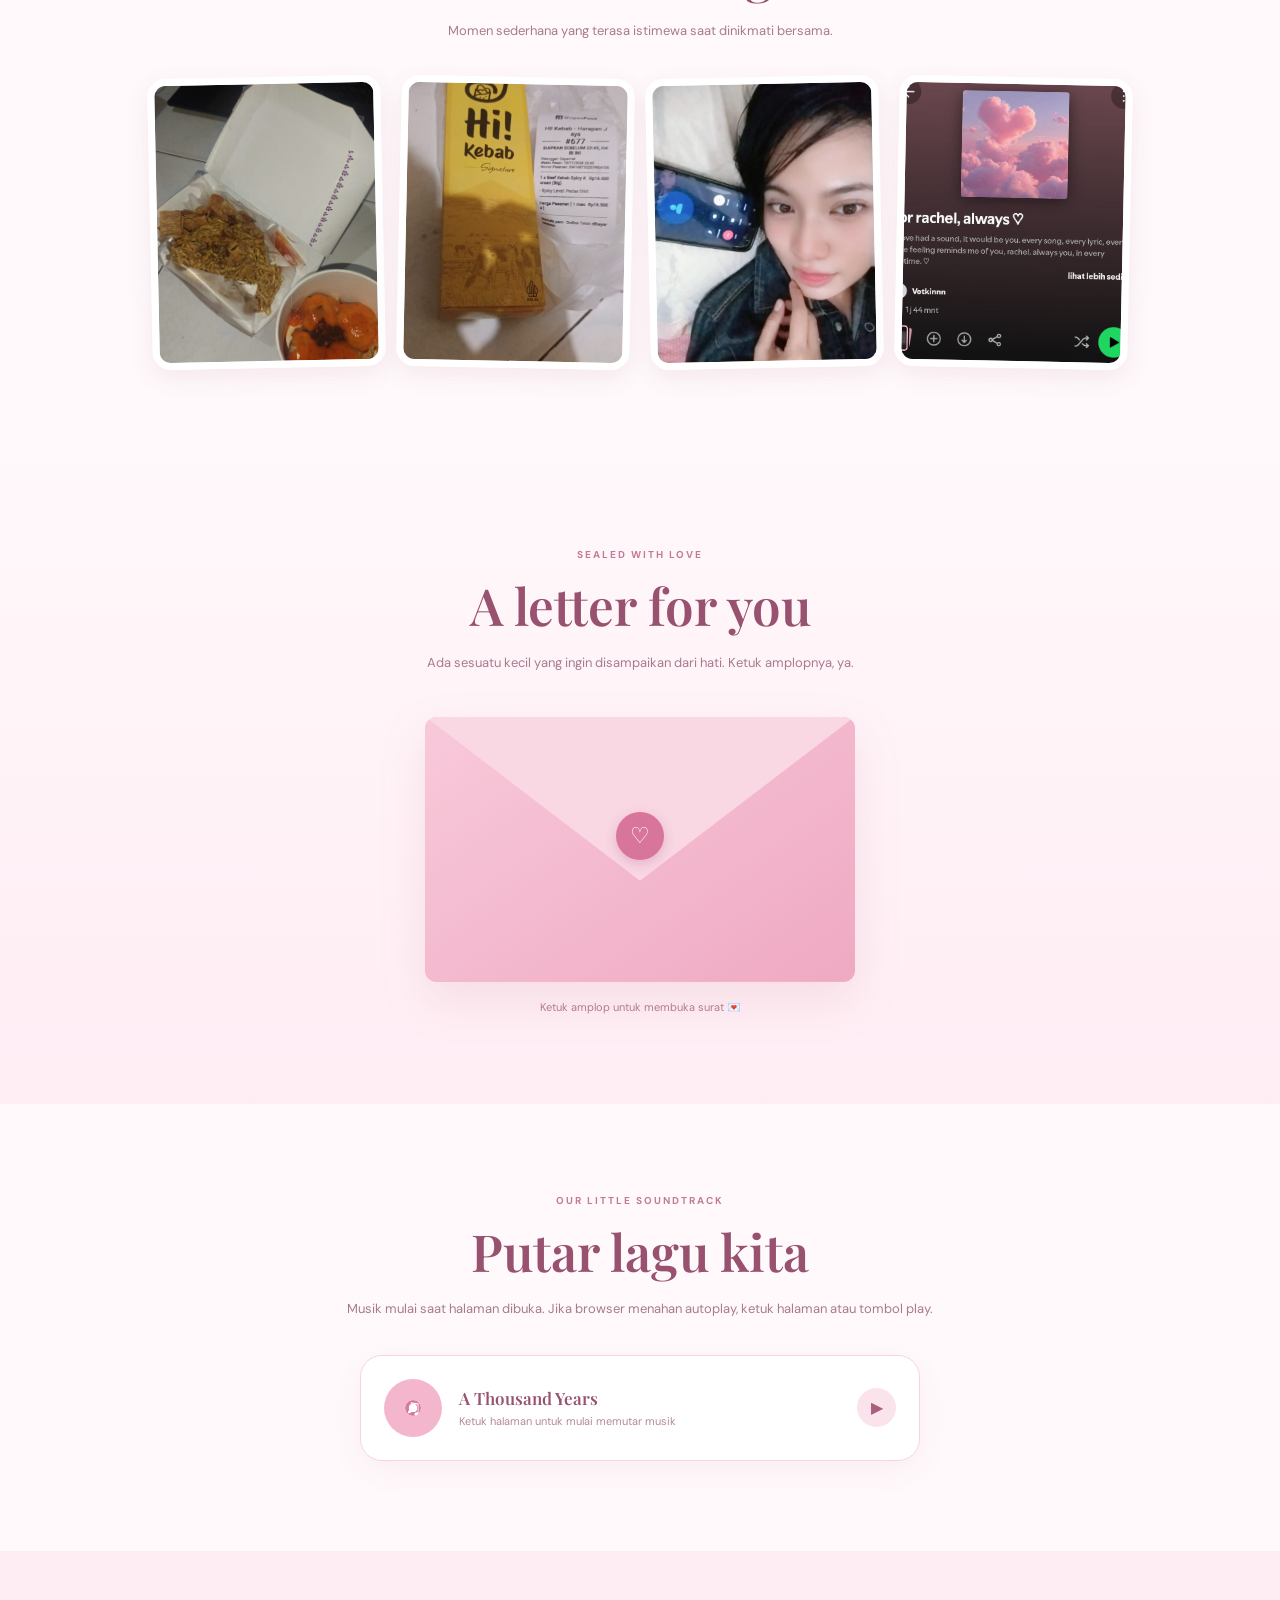
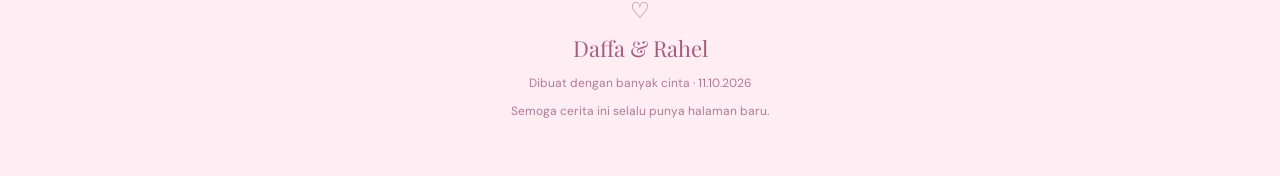
<file: monthversary.html>
<!doctype html>
<html lang="id">
  <head>
    <meta charset="UTF-8" />
    <meta name="viewport" content="width=device-width, initial-scale=1.0" />
    <meta name="theme-color" content="#ffe4ef" />
    <title>Untuk Daffa & Rahel ♡</title>
    <style>
      @import url("https://fonts.googleapis.com/css2?family=DM+Sans:wght@400;500;600;700&family=Playfair+Display:ital,wght@0,500;0,600;0,700;1,500;1,600&display=swap");
      :root {
        --pink: #f5a9c5;
        --rose: #e879a5;
        --deep: #9b456d;
        --ink: #684457;
        --cream: #fff9fb;
        --line: #f6d7e3;
      }
      * {
        box-sizing: border-box;
      }
      html {
        scroll-behavior: smooth;
      }
      body {
        margin: 0;
        background: var(--cream);
        color: var(--ink);
        font-family: "DM Sans", sans-serif;
        overflow-x: hidden;
      }
      body:before {
        content: "";
        position: fixed;
        inset: 0;
        pointer-events: none;
        opacity: 0.23;
        z-index: -1;
        background-image: radial-gradient(#efb4ca 1px, transparent 1px);
        background-size: 22px 22px;
      }
      button {
        font: inherit;
        cursor: pointer;
      }
      .serif {
        font-family: "Playfair Display", serif;
      }
      .nav {
        position: fixed;
        z-index: 10;
        top: 14px;
        left: 50%;
        transform: translateX(-50%);
        display: flex;
        gap: 5px;
        padding: 7px;
        background: #ffffffd9;
        backdrop-filter: blur(14px);
        border: 1px solid #fff;
        border-radius: 999px;
        box-shadow: 0 8px 30px #a84f7618;
      }
      .nav a {
        color: var(--deep);
        text-decoration: none;
        font-size: 12px;
        padding: 9px 13px;
        border-radius: 99px;
      }
      .nav a:hover {
        background: #ffe5ef;
      }
      .hero {
        min-height: 100svh;
        display: grid;
        place-items: center;
        text-align: center;
        padding: 110px 22px 70px;
        position: relative;
        overflow: hidden;
        background: radial-gradient(
          ellipse at 50% 25%,
          #fff 0,
          #fff2f7 47%,
          #ffe3ee 100%
        );
      }
      .hero-inner {
        max-width: 760px;
        position: relative;
        z-index: 1;
        animation: rise 1s ease both;
      }
      .eyebrow {
        letter-spacing: 0.22em;
        text-transform: uppercase;
        font-size: 11px;
        color: #bd6d8e;
        font-weight: 700;
      }
      .hero h1 {
        font:
          600 clamp(48px, 9vw, 92px)/1.02 "Playfair Display",
          serif;
        color: #9e5272;
        margin: 20px 0 15px;
      }
      .hero h1 span {
        font-style: italic;
        color: #d77da1;
      }
      .subtitle {
        font-size: 15px;
        color: #95677d;
        line-height: 1.8;
        max-width: 520px;
        margin: 0 auto;
      }
      .pill {
        display: inline-flex;
        gap: 8px;
        align-items: center;
        border: 1px solid #f1c4d5;
        background: #ffffffa8;
        border-radius: 99px;
        padding: 10px 16px;
        color: #a65d7d;
        font-size: 12px;
        margin-top: 25px;
      }
      .cta {
        border: 0;
        border-radius: 99px;
        padding: 14px 23px;
        background: linear-gradient(135deg, #e88fb1, #cf6e99);
        color: white;
        box-shadow: 0 9px 22px #d7799c55;
        margin-top: 24px;
        transition: 0.25s;
      }
      .cta:hover {
        transform: translateY(-3px);
        box-shadow: 0 13px 28px #d7799c66;
      }
      .float {
        position: absolute;
        font-size: clamp(20px, 4vw, 40px);
        opacity: 0.6;
        animation: float 5s ease-in-out infinite;
      }
      .f1 {
        top: 18%;
        left: 12%;
      }
      .f2 {
        top: 28%;
        right: 13%;
        animation-delay: -2s;
      }
      .f3 {
        bottom: 17%;
        left: 20%;
        animation-delay: -1s;
      }
      .f4 {
        bottom: 20%;
        right: 19%;
        animation-delay: -3s;
      }
      section {
        padding: 90px 22px;
      }
      .wrap {
        width: min(100%, 980px);
        margin: auto;
      }
      .section-head {
        text-align: center;
        margin-bottom: 35px;
      }
      .kicker {
        color: #c17b98;
        text-transform: uppercase;
        letter-spacing: 0.2em;
        font-size: 10px;
        font-weight: 700;
      }
      .section-head h2 {
        font:
          600 clamp(34px, 6vw, 51px) "Playfair Display",
          serif;
        color: #98516f;
        margin: 10px 0;
      }
      .section-head p {
        color: #a77b8e;
        font-size: 13px;
        line-height: 1.7;
      }
      .counter-section {
        background: #fff0f6;
      }
      .counter-grid {
        display: grid;
        grid-template-columns: repeat(4, 1fr);
        gap: 13px;
        max-width: 680px;
        margin: 30px auto;
      }
      .count {
        background: #fff;
        border: 1px solid #f8d9e5;
        border-radius: 20px;
        padding: 23px 10px;
        text-align: center;
        box-shadow: 0 10px 25px #b65d7b0c;
      }
      .count strong {
        display: block;
        font:
          600 clamp(28px, 5vw, 43px) "Playfair Display",
          serif;
        color: #c96f94;
      }
      .count span {
        font-size: 10px;
        text-transform: uppercase;
        letter-spacing: 0.12em;
        color: #ae8194;
      }
      .note {
        text-align: center;
        color: #a77b8e;
        font-size: 12px;
      }
      .gallery-grid {
        display: grid;
        grid-template-columns: repeat(4, 1fr);
        gap: 16px;
      }
      .photo {
        width: 100%;
        padding: 0;
        appearance: none;
        cursor: zoom-in;
        aspect-ratio: 4/5;
        border-radius: 18px;
        background: linear-gradient(145deg, #ffe3ed, #fff4f7);
        border: 7px solid white;
        box-shadow: 0 8px 24px #9e52721a;
        overflow: hidden;
        position: relative;
        display: grid;
        place-items: center;
        color: #bd829a;
        text-align: center;
      }
      .photo:focus-visible {
        outline: 3px solid var(--deep);
        outline-offset: 4px;
      }
      .photo img {
        width: 100%;
        height: 100%;
        object-fit: cover;
        position: absolute;
        inset: 0;
      }
      .photo-viewer {
        position: fixed;
        inset: 0;
        z-index: 100;
        display: grid;
        place-items: center;
        padding: 52px 20px 24px;
        background: #21161deF;
        opacity: 0;
        visibility: hidden;
        transition: opacity 0.25s, visibility 0.25s;
      }
      .photo-viewer.open {
        opacity: 1;
        visibility: visible;
      }
      .photo-viewer figure {
        margin: 0;
        max-width: min(100%, 1000px);
        text-align: center;
      }
      .photo-viewer img {
        display: block;
        max-width: 100%;
        max-height: 78vh;
        margin: 0 auto;
        object-fit: contain;
        border: 6px solid white;
        border-radius: 12px;
        box-shadow: 0 18px 60px #0008;
      }
      .photo-viewer figcaption {
        margin-top: 12px;
        color: white;
        font-size: 13px;
      }
      .photo-viewer-close {
        position: absolute;
        top: 14px;
        right: 18px;
        width: 42px;
        height: 42px;
        border: 1px solid #ffffff70;
        border-radius: 50%;
        background: #ffffff20;
        color: white;
        font-size: 26px;
        line-height: 1;
      }
      .photo-viewer-close:focus-visible {
        outline: 2px solid white;
        outline-offset: 3px;
      }
      .letter-section {
        background: linear-gradient(180deg, #fff8fb, #ffedf4);
      }
      .letter-wrap {
        max-width: 650px;
        margin: auto;
        text-align: center;
      }
      .envelope {
        position: relative;
        width: min(100%, 430px);
        height: 265px;
        margin: 42px auto 18px;
        cursor: pointer;
        perspective: 900px;
        filter: drop-shadow(0 18px 22px #b75d7b20);
      }
      .env-back {
        position: absolute;
        inset: 0;
        background: #f4b7ce;
        border-radius: 12px;
      }
      .env-front {
        position: absolute;
        inset: 0;
        background: linear-gradient(145deg, #f8c9da, #efa9c2);
        clip-path: polygon(0 0, 50% 57%, 100% 0, 100% 100%, 0 100%);
        border-radius: 12px;
      }
      .env-flap {
        position: absolute;
        inset: 0;
        background: #f9d7e3;
        clip-path: polygon(0 0, 100% 0, 50% 62%);
        transform-origin: top;
        transition: transform 0.8s;
        z-index: 3;
        border-radius: 12px;
      }
      .seal {
        position: absolute;
        z-index: 4;
        top: 45%;
        left: 50%;
        transform: translate(-50%, -50%);
        width: 48px;
        height: 48px;
        border-radius: 50%;
        background: #d8759b;
        color: white;
        display: grid;
        place-items: center;
        font-size: 22px;
        box-shadow: 0 4px 12px #a84f7640;
        transition: 0.3s;
      }
      .letter-paper {
        position: absolute;
        z-index: 2;
        left: 7%;
        width: 86%;
        height: 86%;
        bottom: 5%;
        background: #fffdfd;
        border-radius: 8px;
        padding: 22px 24px;
        text-align: left;
        transition:
          transform 0.8s,
          bottom 0.8s;
        overflow: auto;
        opacity: 0;
      }
      .envelope.open .env-flap {
        transform: rotateX(180deg);
        z-index: 0;
      }
      .envelope.open .letter-paper {
        transform: translateY(-105px);
        bottom: 5%;
        opacity: 1;
        transition-delay: 0.25s;
      }
      .envelope.open .seal {
        opacity: 0;
      }
      .letter-paper h3 {
        font:
          italic 22px "Playfair Display",
          serif;
        color: #b85f83;
        margin: 0 0 12px;
      }
      .letter-paper p {
        font:
          13px/1.8 "DM Sans",
          sans-serif;
        color: #876276;
        margin: 0 0 9px;
      }
      .hint {
        font-size: 11px;
        color: #b17c93;
      }
      .music-card {
        max-width: 560px;
        margin: auto;
        padding: 23px;
        background: #fff;
        border: 1px solid #f4d5e1;
        border-radius: 22px;
        display: flex;
        align-items: center;
        gap: 17px;
        box-shadow: 0 10px 30px #a84f7610;
      }
      .disc {
        width: 58px;
        height: 58px;
        border-radius: 50%;
        flex: 0 0 auto;
        background: radial-gradient(
          circle,
          #fff 0 10%,
          #d67b9e 11% 18%,
          #f4b6cc 19% 100%
        );
        display: grid;
        place-items: center;
        color: white;
        font-size: 22px;
      }
      .disc.playing {
        animation: spin 4s linear infinite;
      }
      .music-info {
        flex: 1;
        min-width: 0;
      }
      .music-info b {
        font:
          600 17px "Playfair Display",
          serif;
        color: #98516f;
      }
      .music-info small {
        display: block;
        color: #b28a9b;
        font-size: 11px;
        margin-top: 4px;
      }
      .music-controls {
        display: flex;
        gap: 8px;
        align-items: center;
      }
      .music-controls button {
        border: 0;
        background: #fbe3ec;
        color: #a95e7d;
        border-radius: 50%;
        width: 39px;
        height: 39px;
      }
      footer {
        text-align: center;
        padding: 45px 20px;
        background: #ffedf4;
        color: #b17a91;
        font-size: 12px;
      }
      footer .heart {
        font-size: 22px;
        display: block;
        margin-bottom: 8px;
      }
      .toast {
        position: fixed;
        bottom: 22px;
        left: 50%;
        transform: translate(-50%, 20px);
        background: #98516f;
        color: #fff;
        padding: 11px 17px;
        border-radius: 99px;
        font-size: 12px;
        opacity: 0;
        transition: 0.3s;
        z-index: 20;
        pointer-events: none;
      }
      .toast.show {
        opacity: 1;
        transform: translate(-50%, 0);
      }
      .heart-pop {
        position: fixed;
        z-index: 15;
        pointer-events: none;
        animation: pop 1.4s ease-out forwards;
      }
      @keyframes rise {
        from {
          opacity: 0;
          transform: translateY(25px);
        }
        to {
          opacity: 1;
          transform: translateY(0);
        }
      }
      @keyframes float {
        0%,
        100% {
          transform: translateY(0) rotate(-8deg);
        }
        50% {
          transform: translateY(-20px) rotate(8deg);
        }
      }
      @keyframes spin {
        to {
          transform: rotate(360deg);
        }
      }
      @keyframes pop {
        0% {
          opacity: 0;
          transform: translateY(0) scale(0.5);
        }
        20% {
          opacity: 1;
        }
        100% {
          opacity: 0;
          transform: translateY(-130px) scale(1.4);
        }
      }
      @keyframes pulse {
        50% {
          transform: scale(1.08);
        }
      }

      /* Extra romantic motion */
      html {
        scroll-padding-top: 80px;
      }
      .hero:after {
        content: "";
        position: absolute;
        width: min(75vw, 650px);
        height: min(75vw, 650px);
        border: 1px solid #f4c8d9;
        border-radius: 50%;
        opacity: 0.45;
        animation: orbit 28s linear infinite;
      }
      .hero:before {
        content: "";
        position: absolute;
        width: min(58vw, 490px);
        height: min(58vw, 490px);
        border: 1px dashed #edbfd1;
        border-radius: 50%;
        opacity: 0.55;
        animation: orbit 36s linear infinite reverse;
      }
      .hero-inner {
        animation: heroEnter 1.2s cubic-bezier(0.2, 0.8, 0.2, 1) both;
      }
      .hero h1 {
        animation: titleGlow 4s ease-in-out infinite;
      }
      .eyebrow {
        animation: fadeDown 0.9s 0.15s both;
      }
      .subtitle {
        animation: fadeUp 1s 0.35s both;
      }
      .pill {
        animation: fadeUp 1s 0.5s both;
      }
      .cta {
        animation: fadeUp 1s 0.65s both;
      }
      .float {
        filter: drop-shadow(0 5px 8px #d77da144);
      }
      .count {
        transition:
          transform 0.35s,
          box-shadow 0.35s;
      }
      .count:hover {
        transform: translateY(-8px) rotate(-1deg);
        box-shadow: 0 18px 32px #b65d7b20;
      }
      .count strong {
        animation: numberPulse 3s ease-in-out infinite;
      }
      .photo {
        transition:
          transform 0.4s,
          box-shadow 0.4s;
      }
      .photo:hover {
        transform: translateY(-8px) rotate(1deg) scale(1.025);
        box-shadow: 0 18px 32px #9e52772a;
      }
      .photo:after {
        content: "♡";
        position: absolute;
        right: 12px;
        top: 9px;
        color: white;
        text-shadow: 0 2px 8px #8b4666;
        font-size: 23px;
        opacity: 0;
        transform: scale(0.5);
        transition: 0.3s;
        pointer-events: none;
      }
      .photo:hover:after {
        opacity: 1;
        transform: scale(1);
      }
      .section-head h2 {
        animation: softBob 5s ease-in-out infinite;
      }
      .envelope {
        transition: transform 0.35s;
      }
      .envelope:hover {
        transform: translateY(-5px) rotate(-0.5deg);
      }
      .seal {
        animation: sealBeat 2s ease-in-out infinite;
      }
      .music-card {
        transition:
          transform 0.35s,
          box-shadow 0.35s;
      }
      .music-card:hover {
        transform: translateY(-5px);
        box-shadow: 0 18px 35px #a84f7618;
      }
      .nav a {
        transition:
          background 0.25s,
          transform 0.25s;
      }
      .nav a:hover {
        transform: translateY(-2px);
      }
      .reveal {
        opacity: 0;
        transform: translateY(32px) scale(0.985);
        transition:
          opacity 0.85s ease,
          transform 0.85s cubic-bezier(0.2, 0.75, 0.25, 1);
      }
      .reveal.visible {
        opacity: 1;
        transform: translateY(0) scale(1);
      }
      .reveal-left {
        opacity: 0;
        transform: translateX(-35px);
        transition:
          opacity 0.8s,
          transform 0.8s;
      }
      .reveal-left.visible {
        opacity: 1;
        transform: translateX(0);
      }
      .sparkle {
        position: fixed;
        pointer-events: none;
        z-index: 30;
        animation: sparkleOut 0.85s ease-out forwards;
      }
      .ambient-heart {
        position: fixed;
        bottom: -35px;
        z-index: 0;
        pointer-events: none;
        opacity: 0;
        animation: ambientRise linear forwards;
      }
      .scroll-progress {
        position: fixed;
        z-index: 50;
        top: 0;
        left: 0;
        height: 3px;
        width: 0;
        background: linear-gradient(90deg, #f3b3ca, #d76f9a);
        box-shadow: 0 0 9px #e78fb3;
      }
      .gallery-grid .photo:nth-child(odd) {
        transform: rotate(-1.2deg);
      }
      .gallery-grid .photo:nth-child(even) {
        transform: rotate(1.2deg);
      }
      .gallery-grid .photo:hover {
        transform: translateY(-8px) rotate(0) scale(1.025);
      }
      @keyframes orbit {
        to {
          transform: rotate(360deg);
        }
      }
      @keyframes heroEnter {
        from {
          opacity: 0;
          transform: translateY(35px) scale(0.96);
          filter: blur(5px);
        }
        to {
          opacity: 1;
          transform: translateY(0) scale(1);
          filter: blur(0);
        }
      }
      @keyframes fadeDown {
        from {
          opacity: 0;
          transform: translateY(-15px);
        }
        to {
          opacity: 1;
          transform: translateY(0);
        }
      }
      @keyframes fadeUp {
        from {
          opacity: 0;
          transform: translateY(18px);
        }
        to {
          opacity: 1;
          transform: translateY(0);
        }
      }
      @keyframes titleGlow {
        0%,
        100% {
          text-shadow: 0 0 0 #f7c3d6;
        }
        50% {
          text-shadow: 0 7px 28px #e9a5c255;
        }
      }
      @keyframes numberPulse {
        0%,
        100% {
          transform: scale(1);
        }
        50% {
          transform: scale(1.045);
        }
      }
      @keyframes softBob {
        0%,
        100% {
          transform: translateY(0);
        }
        50% {
          transform: translateY(-4px);
        }
      }
      @keyframes sealBeat {
        0%,
        100% {
          box-shadow: 0 4px 12px #a84f7640;
          transform: translate(-50%, -50%) scale(1);
        }
        50% {
          box-shadow: 0 5px 22px #a84f7680;
          transform: translate(-50%, -50%) scale(1.1);
        }
      }
      @keyframes sparkleOut {
        0% {
          opacity: 0;
          transform: translate(0, 0) scale(0.4) rotate(0);
        }
        20% {
          opacity: 1;
        }
        100% {
          opacity: 0;
          transform: translate(var(--dx), var(--dy)) scale(1.3) rotate(100deg);
        }
      }
      @keyframes ambientRise {
        0% {
          opacity: 0;
          transform: translateY(0) rotate(0) scale(0.7);
        }
        10% {
          opacity: 0.45;
        }
        90% {
          opacity: 0.3;
        }
        100% {
          opacity: 0;
          transform: translateY(-110vh) rotate(35deg) scale(1.3);
        }
      }
      @media (prefers-reduced-motion: reduce) {
        .reveal,
        .reveal-left {
          opacity: 1;
          transform: none;
        }
      }

      @media (max-width: 650px) {
        .nav {
          width: calc(100% - 20px);
          justify-content: center;
          gap: 0;
        }
        .nav a {
          padding: 9px 10px;
          font-size: 10px;
        }
        .counter-grid {
          grid-template-columns: repeat(2, 1fr);
          max-width: 380px;
        }
        .gallery-grid {
          grid-template-columns: repeat(2, 1fr);
          gap: 11px;
        }
        .music-card {
          padding: 16px;
          gap: 11px;
        }
        .music-controls button {
          width: 35px;
          height: 35px;
        }
        .envelope {
          height: 235px;
        }
        .letter-paper {
          padding: 17px;
        }
      }
      @media (prefers-reduced-motion: reduce) {
        *,
        *:before,
        *:after {
          scroll-behavior: auto !important;
          animation-duration: 0.01ms !important;
          transition-duration: 0.01ms !important;
        }
      }
    </style>
  </head>
  <body>
    <div class="scroll-progress" id="scrollProgress"></div>
    <nav class="nav">
      <a href="#home">Home</a><a href="#story">Our time</a
      ><a href="#gallery">Gallery</a><a href="#letter">Letter</a
      ><a href="#music">Music</a>
    </nav>
    <header class="hero" id="home">
      <span class="float f1">♡</span><span class="float f2">✿</span
      ><span class="float f3">💕</span><span class="float f4">✧</span>
      <div class="hero-inner">
        <div class="eyebrow">a little celebration of us</div>
        <h1>Daffa <span>&</span> Rahel</h1>
        <p class="subtitle">
          Satu cerita, dua hati, dan begitu banyak alasan untuk terus memilih
          satu sama lain. Selamat merayakan hari-hari indah kita. ♡
        </p>
        <div class="pill">♡ Sejak 11 Oktober 2026</div>
        <br />
        <button
          class="cta"
          onclick="
            document
              .querySelector('#story')
              .scrollIntoView({ behavior: 'smooth' })
          "
        >
          Lihat cerita kita ↓
        </button>
      </div>
    </header>
    <section class="counter-section" id="story">
      <div class="wrap">
        <div class="section-head">
          <div class="kicker">every second counts</div>
          <h2>Waktu yang kita punya ♡</h2>
          <p>
            Sejak hari itu, waktu terus berjalan dan cerita kita terus
            bertambah.
          </p>
        </div>
        <div class="counter-grid">
          <div class="count"><strong id="days">0</strong><span>Hari</span></div>
          <div class="count">
            <strong id="hours">00</strong><span>Jam</span>
          </div>
          <div class="count">
            <strong id="minutes">00</strong><span>Menit</span>
          </div>
          <div class="count">
            <strong id="seconds">00</strong><span>Detik</span>
          </div>
        </div>
        <p class="note">
          Dan semoga masih ada banyak sekali hari untuk kita. 🌷
        </p>
      </div>
    </section>
    <section id="gallery">
      <div class="wrap">
        <div class="section-head">
          <div class="kicker">little pieces of forever</div>
          <h2>Galeri kenangan</h2>
          <p>
            Momen sederhana yang terasa istimewa saat dinikmati bersama.
          </p>
        </div>
        <div class="gallery-grid" id="galleryGrid">
          <button class="photo" type="button" onclick="openPhoto(this)">
            <img src="./img/mam1.jpeg" alt="Mie sama dimsum yang kamu beliin" loading="lazy" />
          </button>
          <button class="photo" type="button" onclick="openPhoto(this)">
            <img src="./img/mam2.jpeg" alt="Kebab yang kamuu pesenin buat akuu" loading="lazy" />
          </button>
          <button class="photo" type="button" onclick="openPhoto(this)">
            <img src="./img/slipkol.jpeg" alt="Selfie Rahel saat video call" loading="lazy" />
          </button>
          <button class="photo" type="button" onclick="openPhoto(this)">
            <img src="./img/spoty.jpg" alt="Playlist Spotify for Rachel, always" loading="lazy" />
          </button>
        </div>
      </div>
    </section>
    <section class="letter-section" id="letter">
      <div class="letter-wrap">
        <div class="section-head">
          <div class="kicker">sealed with love</div>
          <h2>A letter for you</h2>
          <p>
            Ada sesuatu kecil yang ingin disampaikan dari hati. Ketuk amplopnya,
            ya.
          </p>
        </div>
        <div class="envelope" id="envelope" onclick="toggleLetter()">
          <div class="env-back"></div>
          <article class="letter-paper">
            <h3>Untuk Rahel, ♡</h3>
            <p>Hai, sayang.</p>
            <p>
              Terima kasih sudah hadir dan membuat hari-hari terasa lebih
              berwarna. Sejak 11 Oktober 2026, ada banyak hal sederhana yang
              jadi istimewa karena kita menjalaninya bersama.
            </p>
            <p>
              Aku mungkin tidak selalu sempurna, tapi aku ingin terus belajar
              menjadi seseorang yang bisa membuatmu merasa disayangi, dihargai,
              dan dipilih setiap hari.
            </p>
            <p>
              Semoga kita terus punya alasan untuk tertawa, saling menguatkan,
              dan menciptakan kenangan baru.
            </p>
            <p>Happy monthversary, Rahel. With love, Daffa. 💗</p>
          </article>
          <div class="env-front"></div>
          <div class="env-flap"></div>
          <div class="seal">♡</div>
        </div>
        <div class="hint" id="letterHint">
          Ketuk amplop untuk membuka surat 💌
        </div>
      </div>
    </section>
    <section id="music">
      <div class="wrap">
        <div class="section-head">
          <div class="kicker">our little soundtrack</div>
          <h2>Putar lagu kita</h2>
          <p>
            Musik mulai saat halaman dibuka. Jika browser menahan autoplay,
            ketuk halaman atau tombol play.
          </p>
        </div>
        <div class="music-card">
          <div class="disc" id="disc">♫</div>
          <div class="music-info">
            <b id="trackName">A Thousand Years</b
            ><small id="trackStatus">Siap diputar</small>
          </div>
          <div class="music-controls">
            <button
              onclick="toggleMusic()"
              aria-label="Putar atau jeda"
              id="playBtn"
            >
              ▶
            </button>
          </div>
        </div>
        <audio id="audio" src="./assets/audio/thousand_years.mp3" preload="metadata" autoplay loop></audio>
      </div>
    </section>
    <footer>
      <span class="heart">♡</span>
      <div class="serif" style="font-size: 22px; color: #a75e7e">
        Daffa & Rahel
      </div>
      <p>Dibuat dengan banyak cinta · 11.10.2026</p>
      <p>Semoga cerita ini selalu punya halaman baru.</p>
    </footer>
    <div class="toast" id="toast">♡</div>
    <div
      class="photo-viewer"
      id="photoViewer"
      role="dialog"
      aria-modal="true"
      aria-hidden="true"
      aria-label="Tampilan foto"
      onclick="closePhotoViewer(event)"
    >
      <button class="photo-viewer-close" id="photoViewerClose" type="button" aria-label="Tutup foto" onclick="closePhotoViewer()">&times;</button>
      <figure>
        <img id="photoViewerImage" alt="" />
        <figcaption id="photoViewerCaption"></figcaption>
      </figure>
    </div>
    <script>
      const startDate = new Date(2026, 9, 11, 0, 0, 0);
      function updateCounter() {
        const now = new Date();
        let diff = Math.max(0, now - startDate);
        const days = Math.floor(diff / 86400000);
        diff %= 86400000;
        const hours = Math.floor(diff / 3600000);
        diff %= 3600000;
        const mins = Math.floor(diff / 60000);
        const secs = Math.floor((diff % 60000) / 1000);
        document.getElementById("days").textContent =
          days.toLocaleString("id-ID");
        document.getElementById("hours").textContent = String(hours).padStart(
          2,
          "0",
        );
        document.getElementById("minutes").textContent = String(mins).padStart(
          2,
          "0",
        );
        document.getElementById("seconds").textContent = String(secs).padStart(
          2,
          "0",
        );
      }
      updateCounter();
      setInterval(updateCounter, 1000);
      function toast(msg) {
        const el = document.getElementById("toast");
        el.textContent = msg;
        el.classList.add("show");
        setTimeout(() => el.classList.remove("show"), 2200);
      }
      const photoViewer = document.getElementById("photoViewer");
      const photoViewerImage = document.getElementById("photoViewerImage");
      const photoViewerCaption = document.getElementById("photoViewerCaption");
      let lastPhotoButton = null;
      function openPhoto(photoButton) {
        lastPhotoButton = photoButton;
        const image = photoButton.querySelector("img");
        photoViewerImage.src = image.currentSrc || image.src;
        photoViewerImage.alt = image.alt;
        photoViewerCaption.textContent = image.alt;
        photoViewer.classList.add("open");
        photoViewer.setAttribute("aria-hidden", "false");
        document.body.style.overflow = "hidden";
        document.getElementById("photoViewerClose").focus();
      }
      function closePhotoViewer(event) {
        if (event && event.target !== photoViewer) return;
        photoViewer.classList.remove("open");
        photoViewer.setAttribute("aria-hidden", "true");
        photoViewerImage.removeAttribute("src");
        document.body.style.overflow = "";
        if (lastPhotoButton) lastPhotoButton.focus();
      }
      document.addEventListener("keydown", (event) => {
        if (event.key === "Escape" && photoViewer.classList.contains("open")) {
          closePhotoViewer();
        }
      });
      function toggleLetter() {
        const env = document.getElementById("envelope");
        env.classList.toggle("open");
        document.getElementById("letterHint").textContent =
          env.classList.contains("open")
            ? "Surat kecil khusus untukmu ♡"
            : "Ketuk amplop untuk membuka surat 💌";
        burst(8);
      }
      function burst(n = 5) {
        const symbols = ["♡", "♥", "✧", "💕"];
        for (let i = 0; i < n; i++) {
          const h = document.createElement("span");
          h.className = "heart-pop";
          h.textContent = symbols[Math.floor(Math.random() * symbols.length)];
          h.style.left = 20 + Math.random() * 60 + "vw";
          h.style.top = 45 + Math.random() * 35 + "vh";
          h.style.fontSize = 15 + Math.random() * 20 + "px";
          h.style.color = ["#e58bad", "#d879a0", "#f2a9c2"][i % 3];
          document.body.appendChild(h);
          setTimeout(() => h.remove(), 1500);
        }
      }
      document.addEventListener("click", (e) => {
        if (e.target.closest("button") || e.target.closest(".seal")) burst(3);
      });
      const audio = document.getElementById("audio");
      audio.volume = 0.35;
      function syncMusicState() {
        const isPlaying = !audio.paused;
        document.getElementById("playBtn").textContent = isPlaying ? "Ⅱ" : "▶";
        document.getElementById("disc").classList.toggle("playing", isPlaying);
        document.getElementById("trackStatus").textContent = isPlaying
          ? "Sedang diputar…"
          : "Dijeda";
      }
      audio.addEventListener("play", syncMusicState);
      audio.addEventListener("pause", syncMusicState);
      function resumeBackgroundMusic(event) {
        if (event.target.closest("#music button, #music label")) return;
        audio.play().catch(() => {});
      }
      function removeMusicResumeListeners() {
        document.removeEventListener("pointerdown", resumeBackgroundMusic);
        document.removeEventListener("keydown", resumeBackgroundMusic);
      }
      audio.addEventListener("play", removeMusicResumeListeners, { once: true });
      audio.play().catch(() => {
        document.getElementById("trackStatus").textContent =
          "Ketuk halaman untuk mulai memutar musik";
        document.addEventListener("pointerdown", resumeBackgroundMusic);
        document.addEventListener("keydown", resumeBackgroundMusic);
      });
      async function toggleMusic() {
        if (audio.paused) {
          try {
            await audio.play();
            document.getElementById("playBtn").textContent = "Ⅱ";
            document.getElementById("disc").classList.add("playing");
            document.getElementById("trackStatus").textContent =
              "Sedang diputar…";
          } catch (e) {
            toast("Browser tidak dapat memutar file ini.");
          }
        } else {
          audio.pause();
          document.getElementById("playBtn").textContent = "▶";
          document.getElementById("disc").classList.remove("playing");
          document.getElementById("trackStatus").textContent = "Dijeda";
        }
      }
      audio.addEventListener("ended", () => {
        document.getElementById("playBtn").textContent = "▶";
        document.getElementById("disc").classList.remove("playing");
        document.getElementById("trackStatus").textContent = "Selesai diputar";
      });

      // Scroll reveal: sections and cards gently appear as they enter the viewport.
      const revealTargets = document.querySelectorAll(
        "section .section-head, .count, .photo, .music-card, .letter-wrap",
      );
      revealTargets.forEach((el, i) => {
        el.classList.add(i % 4 === 0 ? "reveal-left" : "reveal");
        if (el.classList.contains("photo"))
          el.style.transitionDelay = (i % 3) * 90 + "ms";
      });
      if ("IntersectionObserver" in window) {
        const revealObserver = new IntersectionObserver(
          (entries) => {
            entries.forEach((entry) => {
              if (entry.isIntersecting) {
                entry.target.classList.add("visible");
                revealObserver.unobserve(entry.target);
              }
            });
          },
          { threshold: 0.12 },
        );
        revealTargets.forEach((el) => revealObserver.observe(el));
      } else {
        revealTargets.forEach((el) => el.classList.add("visible"));
      }

      // A slim progress line follows the page scroll.
      function updateScrollProgress() {
        const max = document.documentElement.scrollHeight - window.innerHeight;
        document.getElementById("scrollProgress").style.width =
          (max > 0 ? (window.scrollY / max) * 100 : 0) + "%";
      }
      window.addEventListener("scroll", updateScrollProgress, {
        passive: true,
      });
      updateScrollProgress();

      // Floating hearts drift through the background now and then.
      const ambientSymbols = ["♡", "♥", "✧", "ღ"];
      function ambientHeart() {
        const el = document.createElement("span");
        el.className = "ambient-heart";
        el.textContent =
          ambientSymbols[Math.floor(Math.random() * ambientSymbols.length)];
        el.style.left = Math.random() * 100 + "vw";
        el.style.fontSize = 12 + Math.random() * 20 + "px";
        el.style.color = ["#e88fb1", "#d879a0", "#f2b5cb"][
          Math.floor(Math.random() * 3)
        ];
        el.style.animationDuration = 9 + Math.random() * 8 + "s";
        document.body.appendChild(el);
        setTimeout(() => el.remove(), 18000);
      }
      setInterval(ambientHeart, 1150);

      // Tiny sparkles follow taps/clicks for a playful, magical feel.
      document.addEventListener("pointerdown", (e) => {
        for (let i = 0; i < 4; i++) {
          const s = document.createElement("span");
          s.className = "sparkle";
          s.textContent = ["✦", "♡", "✧"][i % 3];
          s.style.left = e.clientX + "px";
          s.style.top = e.clientY + "px";
          s.style.setProperty("--dx", Math.random() * 90 - 45 + "px");
          s.style.setProperty("--dy", Math.random() * -90 - 15 + "px");
          s.style.color = ["#e58bad", "#d879a0", "#f1b5ca"][i % 3];
          s.style.fontSize = 12 + Math.random() * 12 + "px";
          document.body.appendChild(s);
          setTimeout(() => s.remove(), 900);
        }
      });
    </script>
  </body>
</html>
</file>
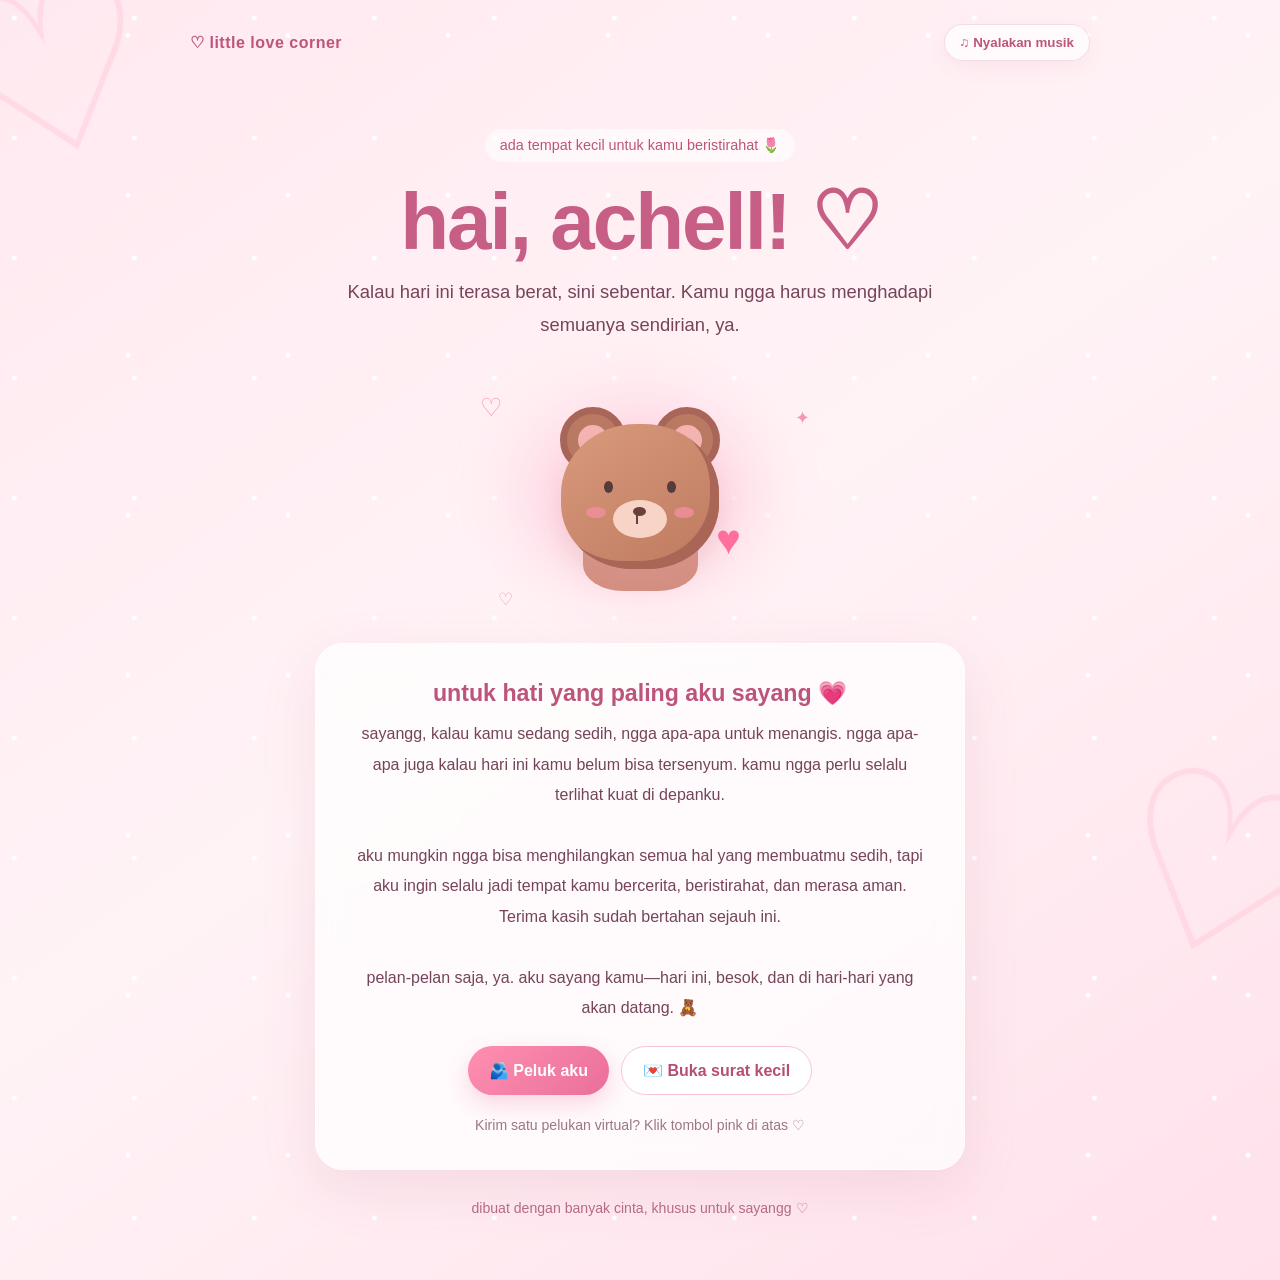
<file: semangat-achel.html>
<!DOCTYPE html>
<html lang="id">
<head>
  <meta charset="UTF-8" />
  <meta name="viewport" content="width=device-width, initial-scale=1.0" />
  <meta name="theme-color" content="#ffe8f0" />
  <title>Untuk Sayangg ♡</title>
  <style>
    :root {
      --pink: #ff8fb1;
      --deep: #bd547b;
      --ink: #75445a;
      --cream: #fff9fb;
      --glass: rgba(255,255,255,.72);
    }
    * { box-sizing: border-box; }
    body {
      margin: 0; min-height: 100vh; overflow-x: hidden;
      font-family: "Trebuchet MS", "Segoe UI", sans-serif;
      color: var(--ink);
      background:
        radial-gradient(circle at 12% 15%, #fff 0 2px, transparent 3px),
        radial-gradient(circle at 80% 22%, #fff 0 2px, transparent 3px),
        linear-gradient(145deg, #ffe9f0, #fff3f6 48%, #ffe1eb);
      background-size: 120px 120px, 160px 160px, auto;
    }
    body::before, body::after {
      content: "♡"; position: fixed; color: rgba(255,143,177,.17);
      font-size: 240px; z-index: 0; pointer-events: none;
    }
    body::before { top: -70px; left: -55px; transform: rotate(-18deg); }
    body::after { bottom: -110px; right: -45px; transform: rotate(18deg); }
    .wrap { position: relative; z-index: 1; width: min(900px, 92vw); margin: auto; padding: 24px 0 44px; }
    header { display:flex; justify-content:space-between; align-items:center; gap:12px; }
    .logo { font-weight: 800; letter-spacing: .5px; color: var(--deep); }
    .music {
      border: 1px solid rgba(189,84,123,.18); background: var(--glass); color: var(--deep);
      border-radius: 999px; padding: 10px 15px; cursor: pointer; font-weight: 700;
      box-shadow: 0 6px 20px rgba(189,84,123,.08);
    }
    main { text-align:center; padding: clamp(34px, 7vw, 68px) 0 20px; }
    .eyebrow { display:inline-block; padding:8px 15px; border-radius:999px; background:#fff9; color:var(--deep); font-size:.9rem; }
    h1 { font-size:clamp(2.5rem, 8vw, 5rem); line-height:1.04; margin:18px 0 12px; color:#c65e85; letter-spacing:-2px; }
    .subtitle { max-width:590px; margin:0 auto; line-height:1.8; font-size:clamp(1rem, 2.6vw, 1.15rem); }
    .scene { position:relative; width:min(340px, 78vw); height:260px; margin:24px auto 18px; display:grid; place-items:center; }
    .glow { position:absolute; width:230px; height:180px; border-radius:50%; background:#ffbad0; filter:blur(35px); opacity:.55; }
    .bear { position:relative; width:190px; height:190px; animation: bob 3s ease-in-out infinite; }
    .ear { position:absolute; width:66px; height:66px; background:#b97963; border:7px solid #a86658; border-radius:50%; top:7px; }
    .ear.left { left:15px; } .ear.right { right:15px; }
    .ear::after { content:""; position:absolute; inset:11px; border-radius:50%; background:#f4b5b2; }
    .head { position:absolute; width:158px; height:145px; left:16px; top:24px; background:linear-gradient(145deg,#d99a7c,#bd795f); border-radius:48% 48% 45% 45%; box-shadow:inset -9px -8px 0 #a96555, 0 14px 24px #a9655525; }
    .eye { position:absolute; top:57px; width:9px; height:12px; background:#553b39; border-radius:50%; }
    .eye.l { left:43px; } .eye.r { right:43px; }
    .muzzle { position:absolute; width:54px; height:38px; background:#f7d4c6; border-radius:50%; left:52px; top:76px; }
    .nose { position:absolute; width:13px; height:9px; background:#68413d; border-radius:50%; left:72px; top:83px; }
    .smile { position:absolute; left:75px; top:91px; width:2px; height:9px; background:#68413d; }
    .cheek { position:absolute; top:83px; width:20px; height:11px; background:#f28e9e; border-radius:50%; opacity:.8; }
    .cheek.l { left:25px; } .cheek.r { right:25px; }
    .body-bear { position:absolute; width:115px; height:75px; left:38px; bottom:-1px; border-radius:48% 48% 35% 35%; background:#c9866d; z-index:-1; }
    .heart { position:absolute; color:#ff6f9e; font-size:42px; top:116px; right:-6px; animation: heartbeat 1.2s infinite; }
    .float-heart { position:absolute; color:#f47fa5; animation: drift 4s ease-in-out infinite; opacity:.8; }
    .float-heart.one { top:28px; left:10px; font-size:25px; }
    .float-heart.two { right:0; top:42px; font-size:18px; animation-delay:1s; }
    .float-heart.three { left:28px; bottom:15px; font-size:17px; animation-delay:2s; }
    @keyframes bob { 0%,100%{transform:translateY(0) rotate(-2deg)} 50%{transform:translateY(-12px) rotate(2deg)} }
    @keyframes heartbeat { 0%,100%{transform:scale(1)} 50%{transform:scale(1.2)} }
    @keyframes drift { 0%,100%{transform:translateY(0) rotate(-8deg)} 50%{transform:translateY(-18px) rotate(10deg)} }
    .card {
      width:min(650px,100%); margin:0 auto; padding:clamp(22px,5vw,36px);
      background:var(--glass); border:1px solid #fff; border-radius:28px;
      box-shadow:0 18px 55px rgba(180,89,122,.13); backdrop-filter:blur(12px);
    }
    .card h2 { margin:0 0 12px; color:#bd547b; font-size:1.45rem; }
    .card p { line-height:1.9; margin:0; }
    .actions { display:flex; justify-content:center; flex-wrap:wrap; gap:12px; margin-top:23px; }
    .btn { border:0; border-radius:999px; padding:14px 21px; cursor:pointer; font-weight:800; font-size:1rem; transition:.2s; }
    .btn:hover { transform:translateY(-3px); }
    .primary { color:white; background:linear-gradient(135deg,#ff8fb1,#e96f9a); box-shadow:0 9px 22px #ed80a44d; }
    .secondary { color:#b64e77; background:#fff; border:1px solid #f7c4d4; }
    .tiny { margin-top:22px; font-size:.88rem; opacity:.72; }
    footer { text-align:center; padding:30px 0 0; color:#b66c89; font-size:.88rem; }
    .modal { position:fixed; inset:0; z-index:5; display:none; place-items:center; padding:20px; background:#75445a66; }
    .modal.show { display:grid; }
    .letter { position:relative; width:min(490px,100%); background:#fffafd; border-radius:24px; padding:34px 28px; text-align:center; box-shadow:0 25px 70px #66344a40; animation: pop .35s ease; }
    @keyframes pop { from{transform:scale(.85);opacity:0} to{transform:scale(1);opacity:1} }
    .letter .stamp { font-size:42px; }
    .letter h2 { color:#c65e85; margin:8px 0 14px; }
    .letter p { line-height:1.85; }
    .close { position:absolute; top:12px; right:15px; border:0; background:transparent; color:#b66c89; font-size:25px; cursor:pointer; }
    .burst { position:fixed; z-index:8; pointer-events:none; font-size:22px; animation: burst 1.8s ease-out forwards; }
    @keyframes burst { from{transform:translateY(0) scale(.7);opacity:1} to{transform:translateY(-170px) translateX(var(--drift)) scale(1.5);opacity:0} }
    @media(max-width:480px){ header{padding:0 2px} .scene{height:235px} .card{border-radius:23px} }
    @media(prefers-reduced-motion:reduce){*,*::before,*::after{animation-duration:.01ms!important;animation-iteration-count:1!important;scroll-behavior:auto!important}}
  </style>
</head>
<body>
  <div class="wrap">
    <header>
      <div class="logo">♡ little love corner</div>
      <button class="music" id="musicBtn" type="button" aria-pressed="false">♫ Nyalakan musik</button>
    </header>

    <main>
      <span class="eyebrow">ada tempat kecil untuk kamu beristirahat 🌷</span>
      <h1>hai, achell! <span aria-hidden="true">♡</span></h1>
      <p class="subtitle">Kalau hari ini terasa berat, sini sebentar. Kamu ngga harus menghadapi semuanya sendirian, ya.</p>

      <div class="scene" aria-label="Ilustrasi beruang lucu memegang hati">
        <div class="glow"></div>
        <span class="float-heart one">♡</span><span class="float-heart two">✦</span><span class="float-heart three">♡</span>
        <div class="bear">
          <div class="ear left"></div><div class="ear right"></div>
          <div class="head">
            <span class="eye l"></span><span class="eye r"></span>
            <span class="muzzle"></span><span class="nose"></span><span class="smile"></span>
            <span class="cheek l"></span><span class="cheek r"></span>
          </div>
          <div class="body-bear"></div><span class="heart">♥</span>
        </div>
      </div>

      <section class="card">
        <h2>untuk hati yang paling aku sayang 💗</h2>
        <p>
          sayangg, kalau kamu sedang sedih, ngga apa-apa untuk menangis.
          ngga apa-apa juga kalau hari ini kamu belum bisa tersenyum.
          kamu ngga perlu selalu terlihat kuat di depanku.
          <br><br>
          aku mungkin ngga bisa menghilangkan semua hal yang membuatmu sedih,
          tapi aku ingin selalu jadi tempat kamu bercerita, beristirahat,
          dan merasa aman. Terima kasih sudah bertahan sejauh ini.
          <br><br>
          pelan-pelan saja, ya. aku sayang kamu—hari ini, besok,
          dan di hari-hari yang akan datang. 🧸
        </p>
        <div class="actions">
          <button class="btn primary" id="hugBtn" type="button">🫂 Peluk aku</button>
          <button class="btn secondary" id="letterBtn" type="button">💌 Buka surat kecil</button>
        </div>
        <div class="tiny" id="hugMessage" aria-live="polite">Kirim satu pelukan virtual? Klik tombol pink di atas ♡</div>
      </section>
      <footer>dibuat dengan banyak cinta, khusus untuk sayangg ♡</footer>
    </main>
  </div>

  <div class="modal" id="letterModal" role="dialog" aria-modal="true" aria-labelledby="letterTitle">
    <div class="letter">
      <button class="close" id="closeLetter" aria-label="Tutup surat">×</button>
      <div class="stamp">💌</div>
      <h2 id="letterTitle">Surat kecil untukmu</h2>
      <p>
        Hai, sayanggku.<br>
        Kalau kamu membaca ini, anggap saja aku sedang menggenggam tanganmu
        dan bilang: kamu berharga, kamu dicintai, dan kamu ngga sendirian.
        Kita lewati hari yang sulit ini satu langkah demi satu langkah, ya.
        Nanti kalau kamu siap, ceritakan semuanya. Aku siap mendengarkan. ♡
      </p>
      <p><strong>Dengan seluruh sayangku,<br>orang yang selalu mendukungmu 🌷</strong></p>
    </div>
  </div>

  <script>
    const hugBtn = document.getElementById('hugBtn');
    const hugMessage = document.getElementById('hugMessage');
    const modal = document.getElementById('letterModal');
    const musicBtn = document.getElementById('musicBtn');

    function makeHearts(count = 18) {
      const symbols = ['💗', '♡', '💕', '✨', '🌸'];
      for (let i = 0; i < count; i++) {
        const item = document.createElement('span');
        item.className = 'burst';
        item.textContent = symbols[Math.floor(Math.random() * symbols.length)];
        item.style.left = (15 + Math.random() * 70) + 'vw';
        item.style.top = (55 + Math.random() * 30) + 'vh';
        item.style.setProperty('--drift', (Math.random() * 180 - 90) + 'px');
        item.style.animationDelay = (Math.random() * .35) + 's';
        document.body.appendChild(item);
        setTimeout(() => item.remove(), 2300);
      }
    }

    hugBtn.addEventListener('click', () => {
      hugMessage.textContent = 'Peluk erat dari aku untuk kamu. Kamu ngga sendirian, sayangg! 🫂💗';
      makeHearts(24);
      hugBtn.textContent = '💗 Pelukannya terkirim!';
      setTimeout(() => hugBtn.textContent = '🫂 Peluk aku', 2400);
    });

    document.getElementById('letterBtn').addEventListener('click', () => modal.classList.add('show'));
    document.getElementById('closeLetter').addEventListener('click', () => modal.classList.remove('show'));
    modal.addEventListener('click', (event) => { if (event.target === modal) modal.classList.remove('show'); });
    document.addEventListener('keydown', (event) => { if (event.key === 'Escape') modal.classList.remove('show'); });

    // Melodi lembut dibuat langsung dengan Web Audio API, tanpa file musik eksternal.
    let audioContext = null, melodyTimer = null, noteIndex = 0;
    const notes = [392, 440, 523.25, 440, 349.23, 392, 440, 392];
    function playNote() {
      if (!audioContext) return;
      const now = audioContext.currentTime;
      const osc = audioContext.createOscillator();
      const gain = audioContext.createGain();
      osc.type = 'sine';
      osc.frequency.value = notes[noteIndex % notes.length];
      gain.gain.setValueAtTime(0.0001, now);
      gain.gain.exponentialRampToValueAtTime(0.055, now + 0.08);
      gain.gain.exponentialRampToValueAtTime(0.0001, now + 0.75);
      osc.connect(gain); gain.connect(audioContext.destination);
      osc.start(now); osc.stop(now + 0.8);
      noteIndex++;
    }
    musicBtn.addEventListener('click', async () => {
      if (!audioContext) {
        const AudioCtx = window.AudioContext || window.webkitAudioContext;
        if (!AudioCtx) {
          musicBtn.textContent = 'Musik tidak didukung';
          return;
        }
        audioContext = new AudioCtx();
      }
      if (audioContext.state === 'suspended') await audioContext.resume();
      if (melodyTimer) {
        clearInterval(melodyTimer); melodyTimer = null;
        await audioContext.suspend();
        musicBtn.textContent = '♫ Nyalakan musik';
        musicBtn.setAttribute('aria-pressed', 'false');
      } else {
        await audioContext.resume();
        playNote();
        melodyTimer = setInterval(playNote, 850);
        musicBtn.textContent = '♫ Matikan musik';
        musicBtn.setAttribute('aria-pressed', 'true');
      }
    });
  </script>
</body>
</html>
</file>
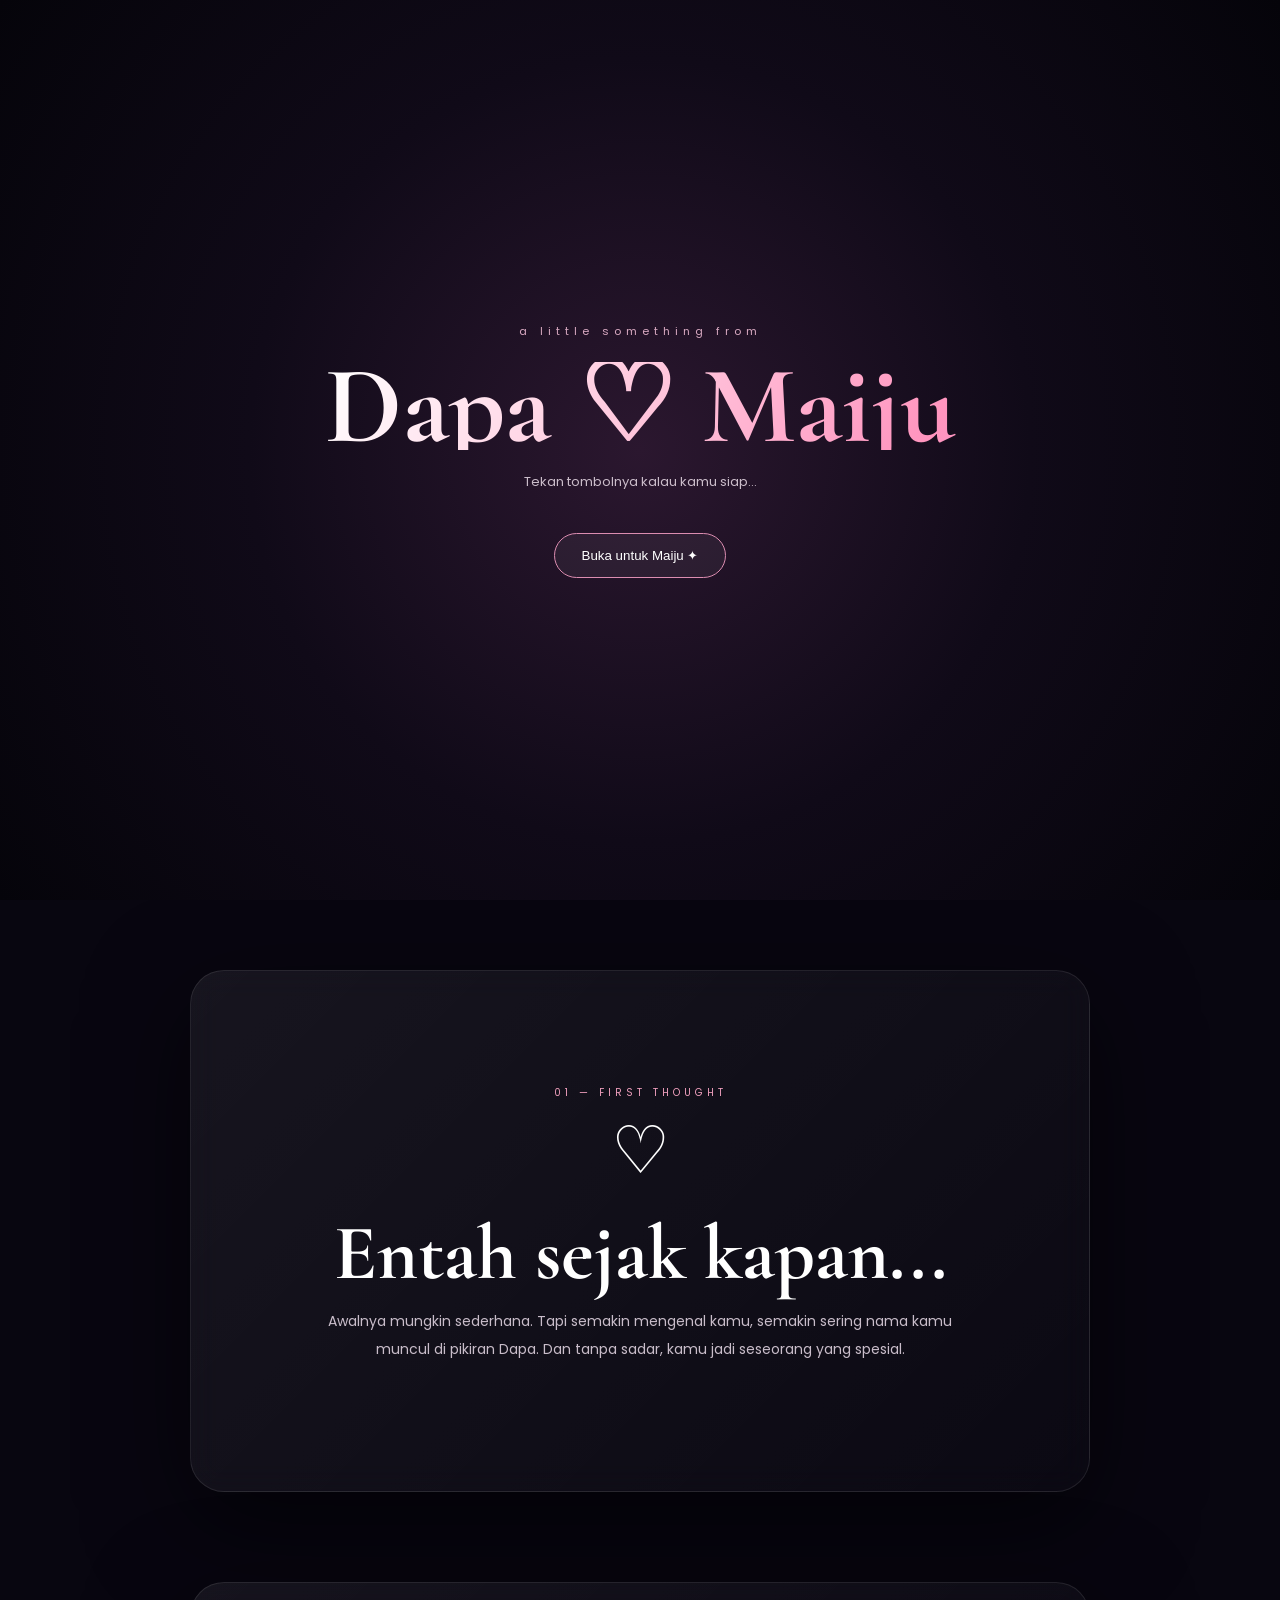
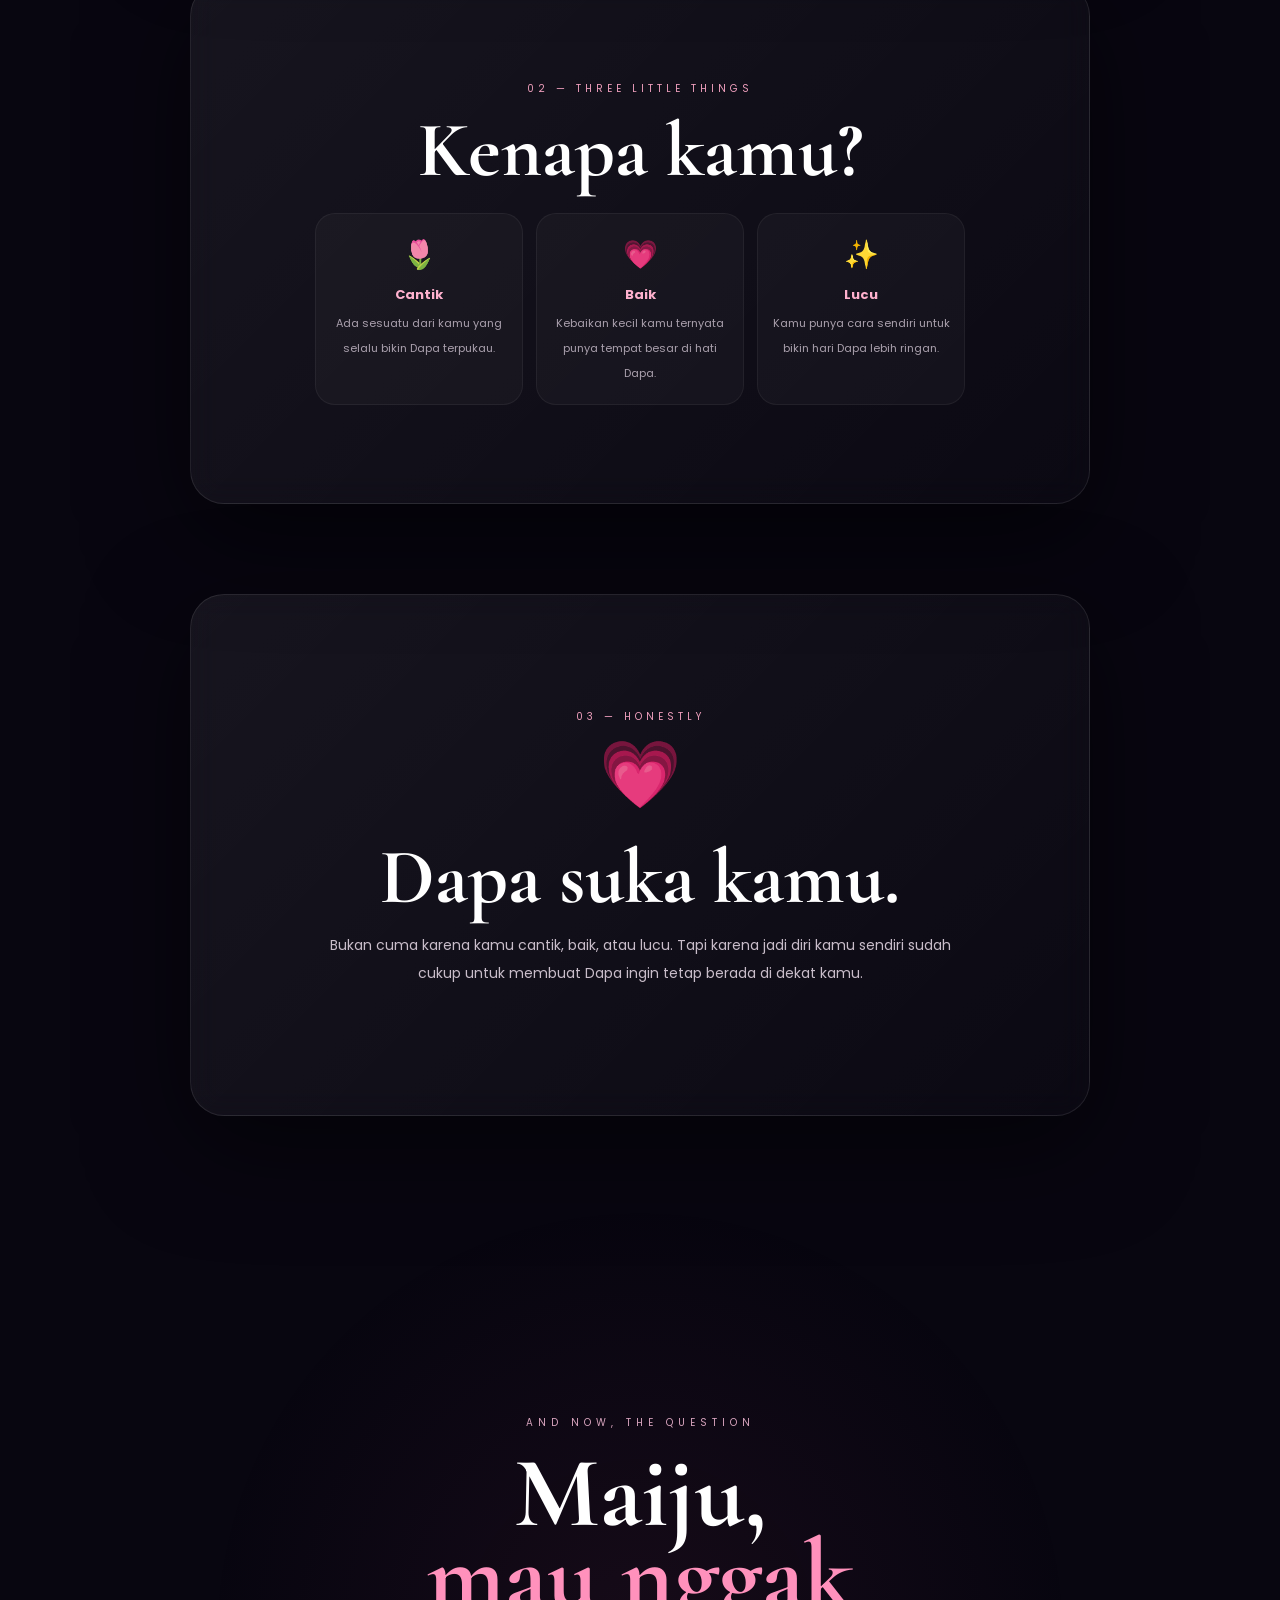
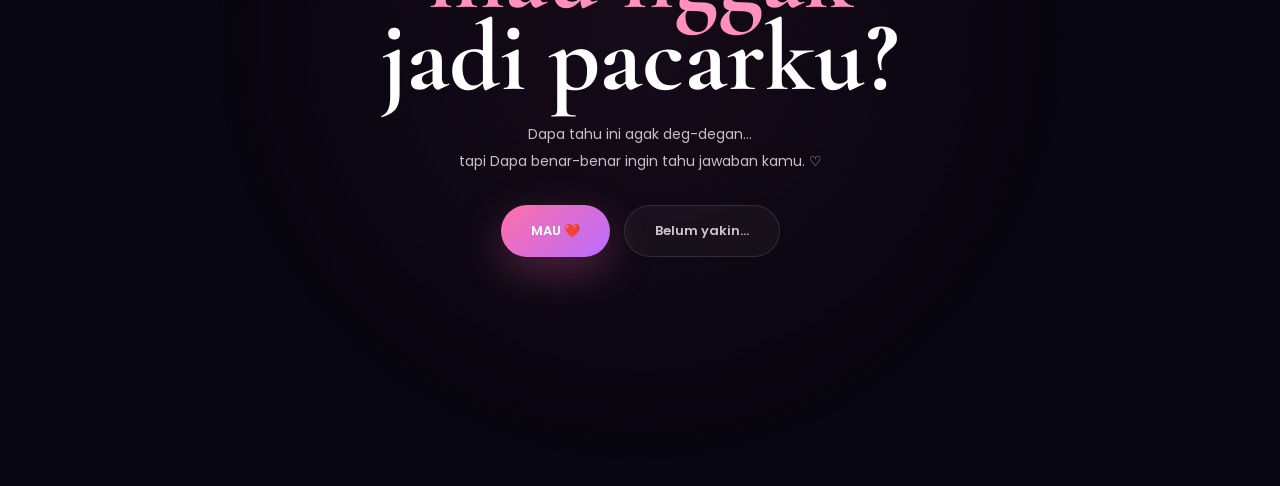
<file: website.html>
<!doctype html>
<html lang="id">
<head>
<meta charset="utf-8">
<meta name="viewport" content="width=device-width,initial-scale=1">
<title>Dapa ♡ Maiju</title>
<style>
@import url('https://fonts.googleapis.com/css2?family=Cormorant+Garamond:wght@600;700&family=Poppins:wght@300;400;600&display=swap');
*{box-sizing:border-box}html{scroll-behavior:smooth}body{margin:0;background:#080610;color:#fff;font-family:Poppins,sans-serif;overflow-x:hidden}
canvas{position:fixed;inset:0;z-index:0;pointer-events:none}.grain{position:fixed;inset:0;z-index:2;pointer-events:none;opacity:.035;background-image:url("data:image/svg+xml,%3Csvg xmlns='http://www.w3.org/2000/svg' width='180' height='180'%3E%3Cfilter id='n'%3E%3CfeTurbulence baseFrequency='.9' numOctaves='4'/%3E%3C/filter%3E%3Crect width='100%25' height='100%25' filter='url(%23n)'/%3E%3C/svg%3E")}
#intro{position:fixed;inset:0;z-index:20;display:grid;place-items:center;background:radial-gradient(circle,#2b172f,#100a18 50%,#05040a);transition:1s}.hide{opacity:0;visibility:hidden;pointer-events:none}.intro{text-align:center;padding:24px}.mini{font-size:11px;letter-spacing:5px;color:#d7a8c0;animation:up 1s .3s both}.intro h1{font:700 clamp(55px,14vw,110px)/.8 "Cormorant Garamond";margin:22px 0;background:linear-gradient(120deg,#fff,#ff94be,#cba8ff,#fff);background-size:300%;color:transparent;background-clip:text;animation:shine 6s infinite,up 1.2s .5s both}.intro p{color:#cbbdca;font-size:13px;animation:up 1s 1s both}.enter{margin-top:28px;border:1px solid #dc8db1;border-radius:99px;background:#ffffff0c;color:#fff;padding:14px 27px;cursor:pointer;animation:up 1s 1.4s both}.enter:hover{background:#ff8fbf22;transform:translateY(-2px)}
section{min-height:100vh;position:relative;z-index:3;display:grid;place-items:center;padding:70px 18px}.hero{text-align:center}.eyebrow{font-size:10px;letter-spacing:5px;text-transform:uppercase;color:#d7a3bd}.hero h2{font:700 clamp(80px,18vw,160px)/.75 "Cormorant Garamond";margin:28px 0;background:linear-gradient(120deg,#fff,#ffabc9,#c8a7ff);color:transparent;background-clip:text}.hero p{max-width:550px;color:#c6bac7;line-height:1.9;font-size:14px;margin:auto}.scroll{margin-top:50px;color:#a99baa;font-size:10px;letter-spacing:3px}.mouse{width:19px;height:30px;border:1px solid #968898;border-radius:15px;margin:12px auto}.mouse:after{content:"";display:block;width:3px;height:6px;background:#ff91ba;border-radius:3px;margin:6px auto;animation:dot 1.5s infinite}
.story{width:min(900px,100%);display:grid;gap:90px}.card{min-height:58vh;display:grid;place-items:center;text-align:center;padding:35px;border:1px solid #ffffff18;border-radius:34px;background:linear-gradient(135deg,#ffffff10,#ffffff04);backdrop-filter:blur(15px);box-shadow:0 30px 100px #0008;opacity:0;transform:translateY(70px) scale(.96);transition:1.1s cubic-bezier(.2,.8,.2,1)}.card.show{opacity:1;transform:none}.inner{max-width:650px}.num{font-size:10px;letter-spacing:4px;color:#ef9fbd}.card h3{font:700 clamp(45px,8vw,78px)/.9 "Cormorant Garamond";margin:18px 0}.card p{color:#c9bdca;line-height:2;font-size:14px}.big{font-size:66px;display:block;animation:pulse 2s infinite}.reasons{display:grid;grid-template-columns:repeat(3,1fr);gap:13px;margin-top:28px}.reason{padding:20px 10px;border-radius:20px;background:#ffffff08;border:1px solid #ffffff0d}.reason i{font-style:normal;font-size:28px}.reason b{display:block;color:#ffb1ce;font-size:13px;margin:9px 0 4px}.reason span{font-size:11px;color:#aaa0ad;line-height:1.5}
.final{text-align:center;background:radial-gradient(circle,#8b35601c,transparent 55%)}.final h2{font:700 clamp(50px,10vw,100px)/.82 "Cormorant Garamond";margin:22px 0}.pink{color:#ff91bc}.question{color:#cbbdca;line-height:1.9;font-size:14px}.buttons{display:flex;gap:14px;justify-content:center;margin-top:30px;flex-wrap:wrap}button.choice{border-radius:99px;padding:15px 30px;font:600 13px Poppins;cursor:pointer;transition:.25s}#yes{border:0;color:#fff;background:linear-gradient(135deg,#ff6fa9,#b96cff);box-shadow:0 15px 45px #df5d9d55}#yes:hover{transform:translateY(-4px) scale(1.04)}#no{background:#ffffff0a;color:#cfc4ce;border:1px solid #ffffff1c}#success{display:none;animation:pop .7s both;margin-top:30px}.success-title{font:700 60px "Cormorant Garamond";color:#ffafd0}.signature{font-size:10px;letter-spacing:3px;color:#9e8c9e;margin-top:30px}
.heart{position:fixed;z-index:30;pointer-events:none;font-size:20px;animation:fly 4s ease-out forwards}#flash{position:fixed;inset:0;background:#fff;z-index:40;opacity:0;pointer-events:none}#flash.go{animation:flash .8s}
@keyframes up{from{opacity:0;transform:translateY(20px)}to{opacity:1;transform:none}}@keyframes shine{50%{background-position:100%}}@keyframes dot{to{transform:translateY(12px);opacity:0}}@keyframes pulse{50%{transform:scale(1.12)}}@keyframes pop{from{opacity:0;transform:scale(.8)}to{opacity:1;transform:none}}@keyframes flash{20%{opacity:.85}to{opacity:0}}@keyframes fly{to{transform:translate(var(--x),var(--y)) rotate(360deg) scale(1.4);opacity:0}}
@media(max-width:650px){.reasons{grid-template-columns:1fr}.card{min-height:70vh;padding:25px 18px}}
</style>
</head>
<body>
<div id="intro"><div class="intro"><div class="mini">a little something from</div><h1>Dapa ♡ Maiju</h1><p>Tekan tombolnya kalau kamu siap...</p><button class="enter" id="enter">Buka untuk Maiju ✦</button></div></div>
<canvas id="stars"></canvas><div class="grain"></div><div id="flash"></div>
<main>
<section class="hero"><div><div class="eyebrow">this is a story about someone special</div><h2>Maiju.</h2><p>Ada satu hal yang sudah cukup lama ingin Dapa katakan. Jadi malam ini, Dapa mau memberanikan diri untuk mengatakannya.</p><div class="scroll">scroll pelan-pelan</div><div class="mouse"></div></div></section>
<section><div class="story">
<article class="card reveal"><div class="inner"><div class="num">01 — FIRST THOUGHT</div><span class="big">♡</span><h3>Entah sejak kapan...</h3><p>Awalnya mungkin sederhana. Tapi semakin mengenal kamu, semakin sering nama kamu muncul di pikiran Dapa. Dan tanpa sadar, kamu jadi seseorang yang spesial.</p></div></article>
<article class="card reveal"><div class="inner"><div class="num">02 — THREE LITTLE THINGS</div><h3>Kenapa kamu?</h3><div class="reasons"><div class="reason"><i>🌷</i><b>Cantik</b><span>Ada sesuatu dari kamu yang selalu bikin Dapa terpukau.</span></div><div class="reason"><i>💗</i><b>Baik</b><span>Kebaikan kecil kamu ternyata punya tempat besar di hati Dapa.</span></div><div class="reason"><i>✨</i><b>Lucu</b><span>Kamu punya cara sendiri untuk bikin hari Dapa lebih ringan.</span></div></div></div></article>
<article class="card reveal"><div class="inner"><div class="num">03 — HONESTLY</div><span class="big">💗</span><h3>Dapa suka kamu.</h3><p>Bukan cuma karena kamu cantik, baik, atau lucu. Tapi karena jadi diri kamu sendiri sudah cukup untuk membuat Dapa ingin tetap berada di dekat kamu.</p></div></article>
</div></section>
<section class="final"><div><div class="eyebrow">and now, the question</div><h2>Maiju,<br><span class="pink">mau nggak</span><br>jadi pacarku?</h2><div class="question">Dapa tahu ini agak deg-degan...<br>tapi Dapa benar-benar ingin tahu jawaban kamu. ♡</div><div class="buttons"><button class="choice" id="yes">MAU ❤️</button><button class="choice" id="no">Belum yakin...</button></div><div id="success"><div style="font-size:65px">💐💖🥹</div><div class="success-title">YEAY!</div><p>Mulai sekarang<br><b>Dapa ♡ Maiju</b> punya cerita baru untuk ditulis bersama.</p><div class="signature">OFFICIALLY A NEW CHAPTER ✦</div></div></div></section>
</main>
<script>
const intro=document.getElementById('intro');document.getElementById('enter').onclick=()=>{intro.classList.add('hide');window.scrollTo(0,0)};
const c=document.getElementById('stars'),x=c.getContext('2d');let W,H,S=[];
function resize(){W=c.width=innerWidth*devicePixelRatio;H=c.height=innerHeight*devicePixelRatio;c.style.width=innerWidth+'px';c.style.height=innerHeight+'px';x.setTransform(devicePixelRatio,0,0,devicePixelRatio,0,0);S=Array.from({length:Math.min(160,innerWidth/4)},()=>({x:Math.random()*innerWidth,y:Math.random()*innerHeight,r:Math.random()*1.4+.2,a:Math.random(),s:Math.random()*.015+.003}))}resize();onresize=resize;
(function draw(){x.clearRect(0,0,innerWidth,innerHeight);S.forEach(s=>{s.a+=s.s;if(s.a>1||s.a<0)s.s*=-1;x.globalAlpha=s.a*.8;x.fillStyle='#fff';x.beginPath();x.arc(s.x,s.y,s.r,0,7);x.fill()});requestAnimationFrame(draw)})();
const ob=new IntersectionObserver(es=>es.forEach(e=>e.isIntersecting&&e.target.classList.add('show')),{threshold:.18});document.querySelectorAll('.reveal').forEach(e=>ob.observe(e));
document.getElementById('yes').onclick=()=>{document.getElementById('flash').classList.add('go');document.getElementById('success').style.display='block';document.getElementById('yes').style.display='none';document.getElementById('no').style.display='none';for(let i=0;i<90;i++)setTimeout(()=>{let h=document.createElement('div');h.className='heart';h.textContent=['❤','💗','💖','💕','✦','♡'][Math.floor(Math.random()*6)];h.style.left=(40+Math.random()*20)+'vw';h.style.top=(65+Math.random()*20)+'vh';h.style.setProperty('--x',((Math.random()-.5)*90)+'vw');h.style.setProperty('--y',(-50-Math.random()*80)+'vh');document.body.appendChild(h);setTimeout(()=>h.remove(),4200)},i*22)};
document.getElementById('no').onclick=function(){this.textContent='Boleh pikir-pikir dulu 🤍';setTimeout(()=>this.textContent='Belum yakin...',1400)};
</script>
</body>
</html>
</file>
